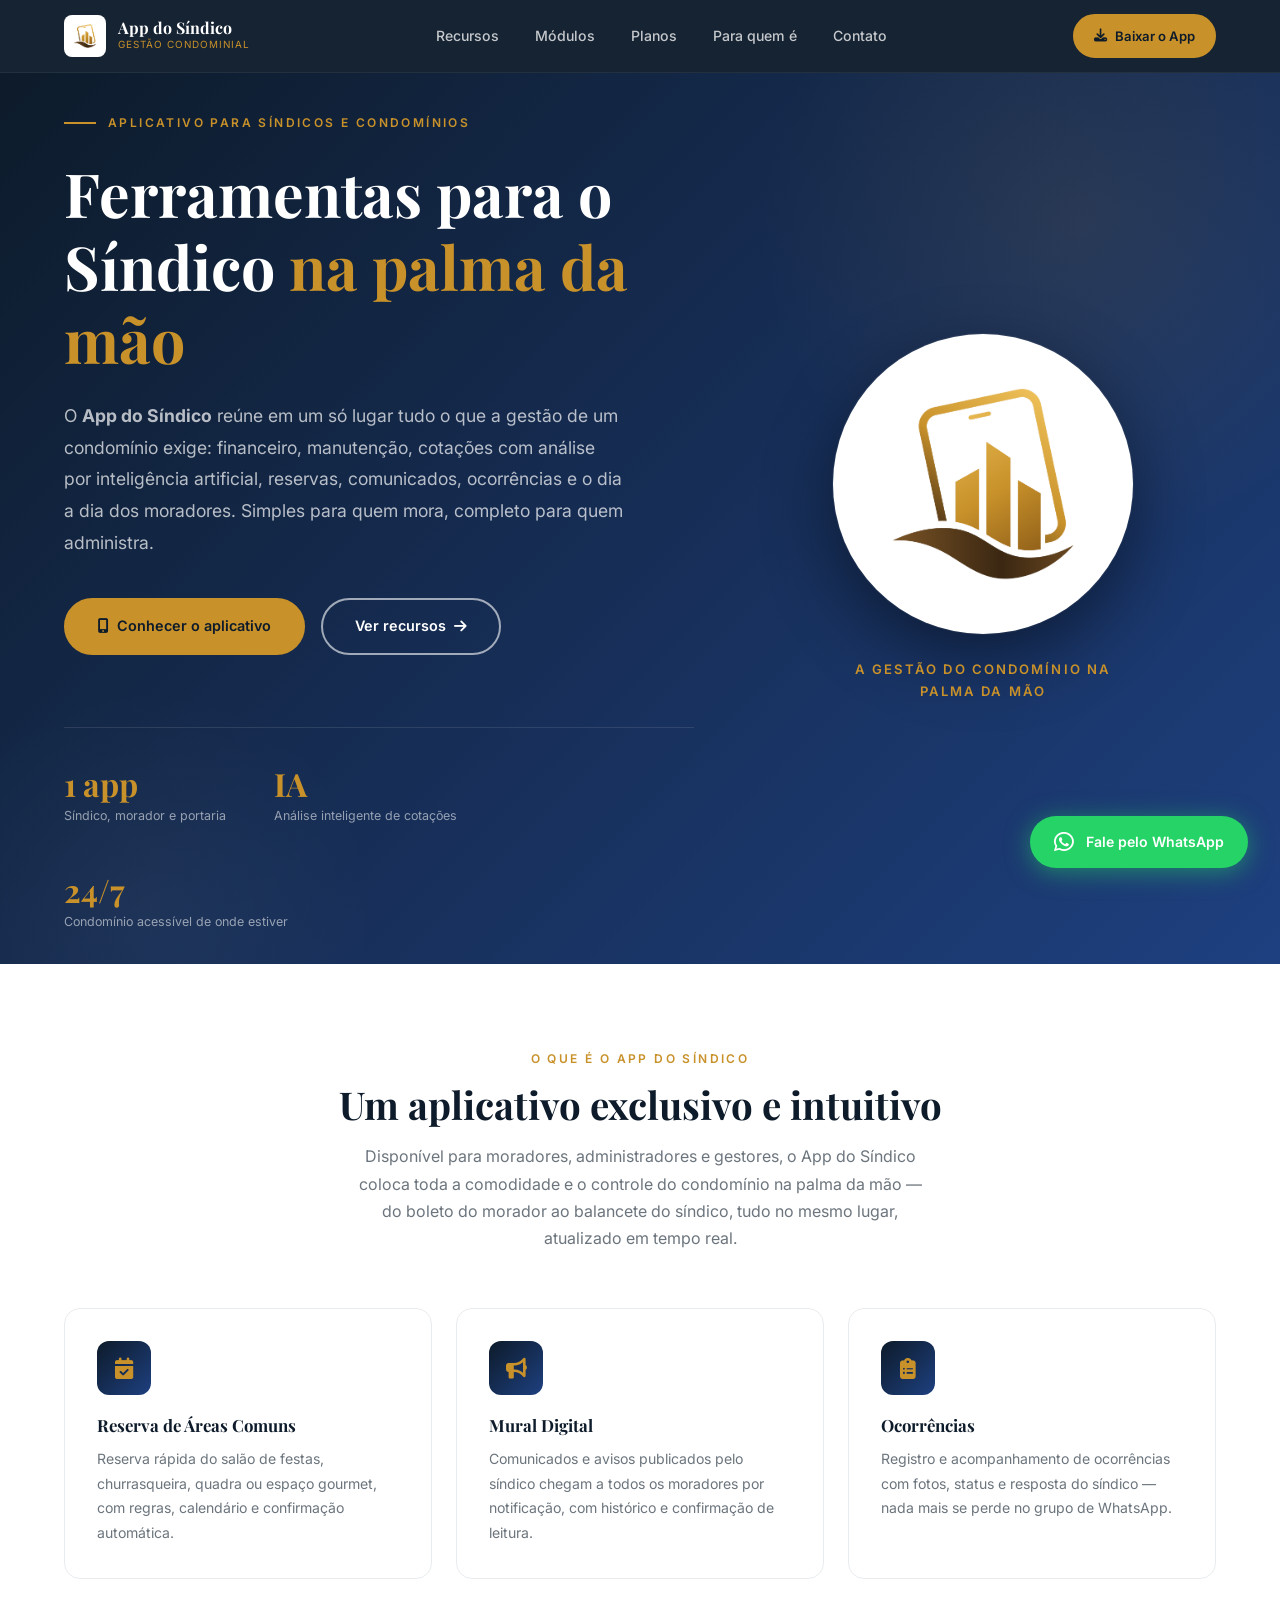
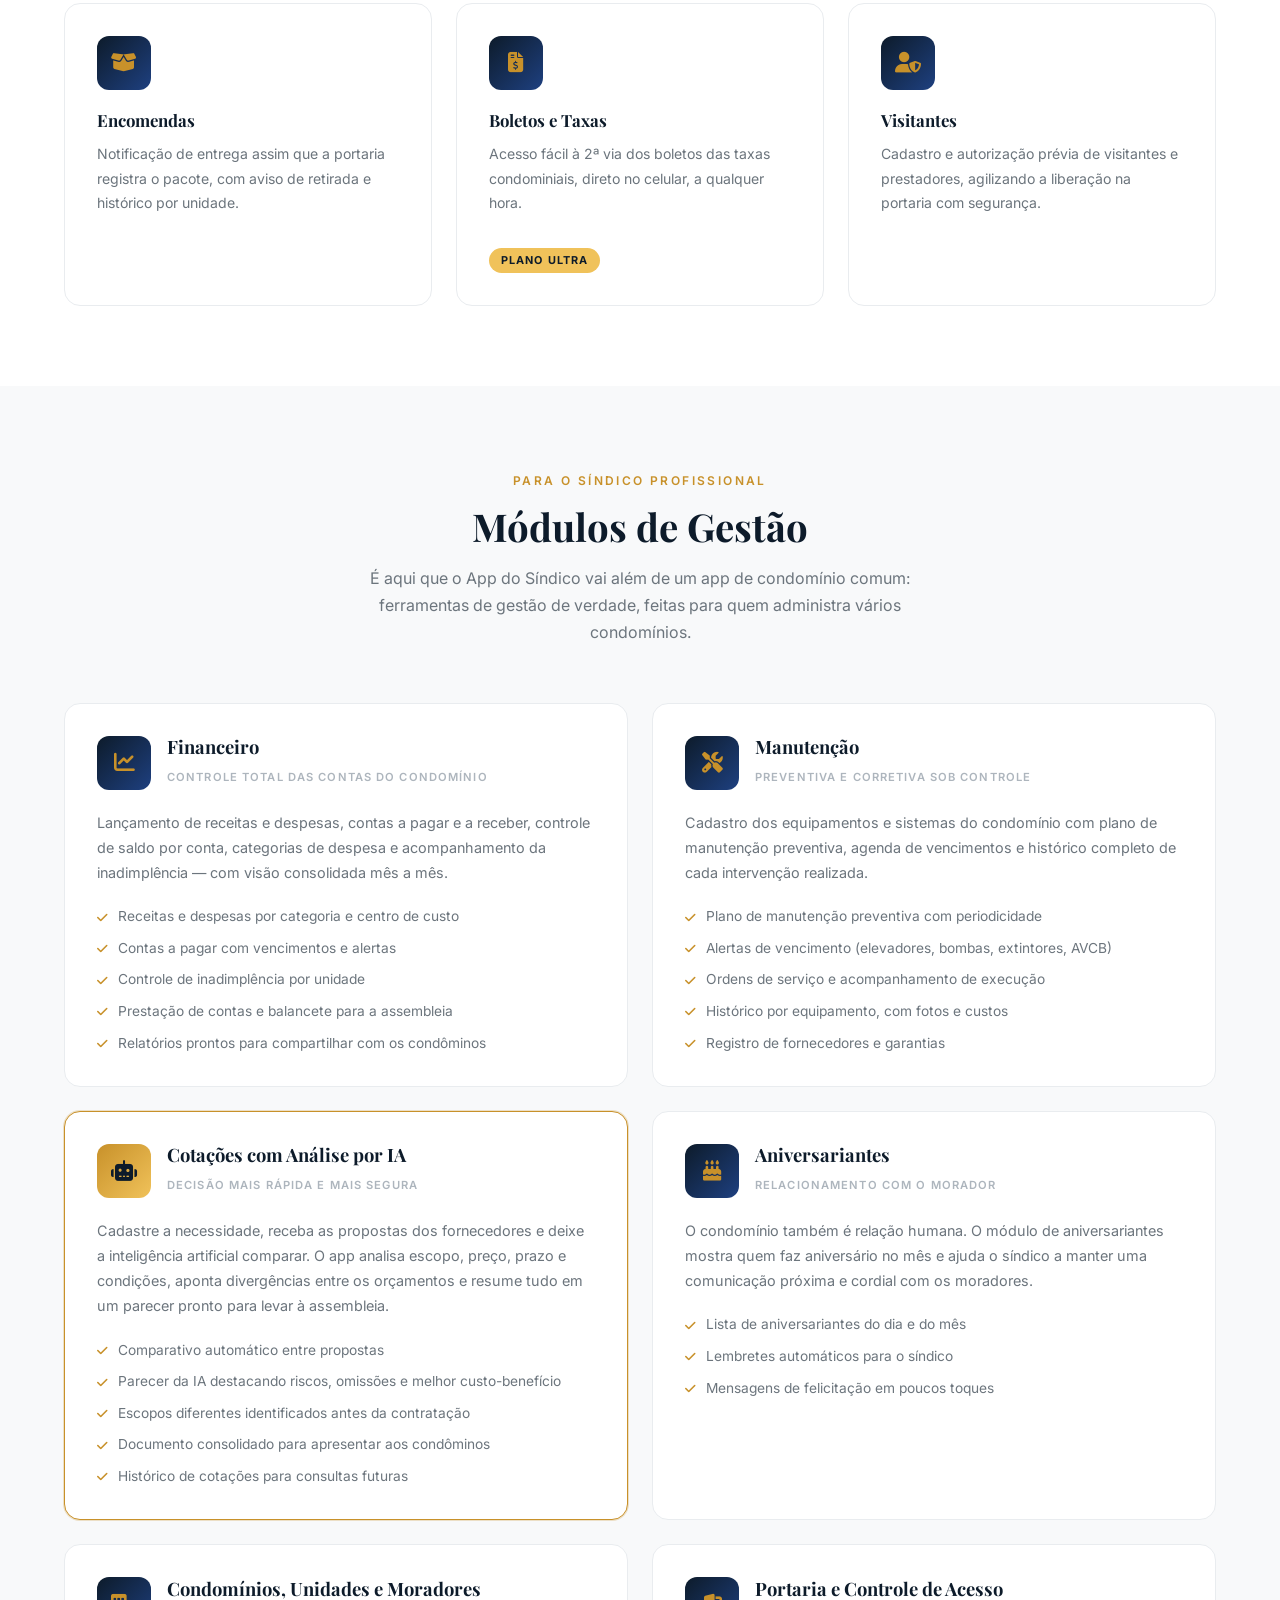
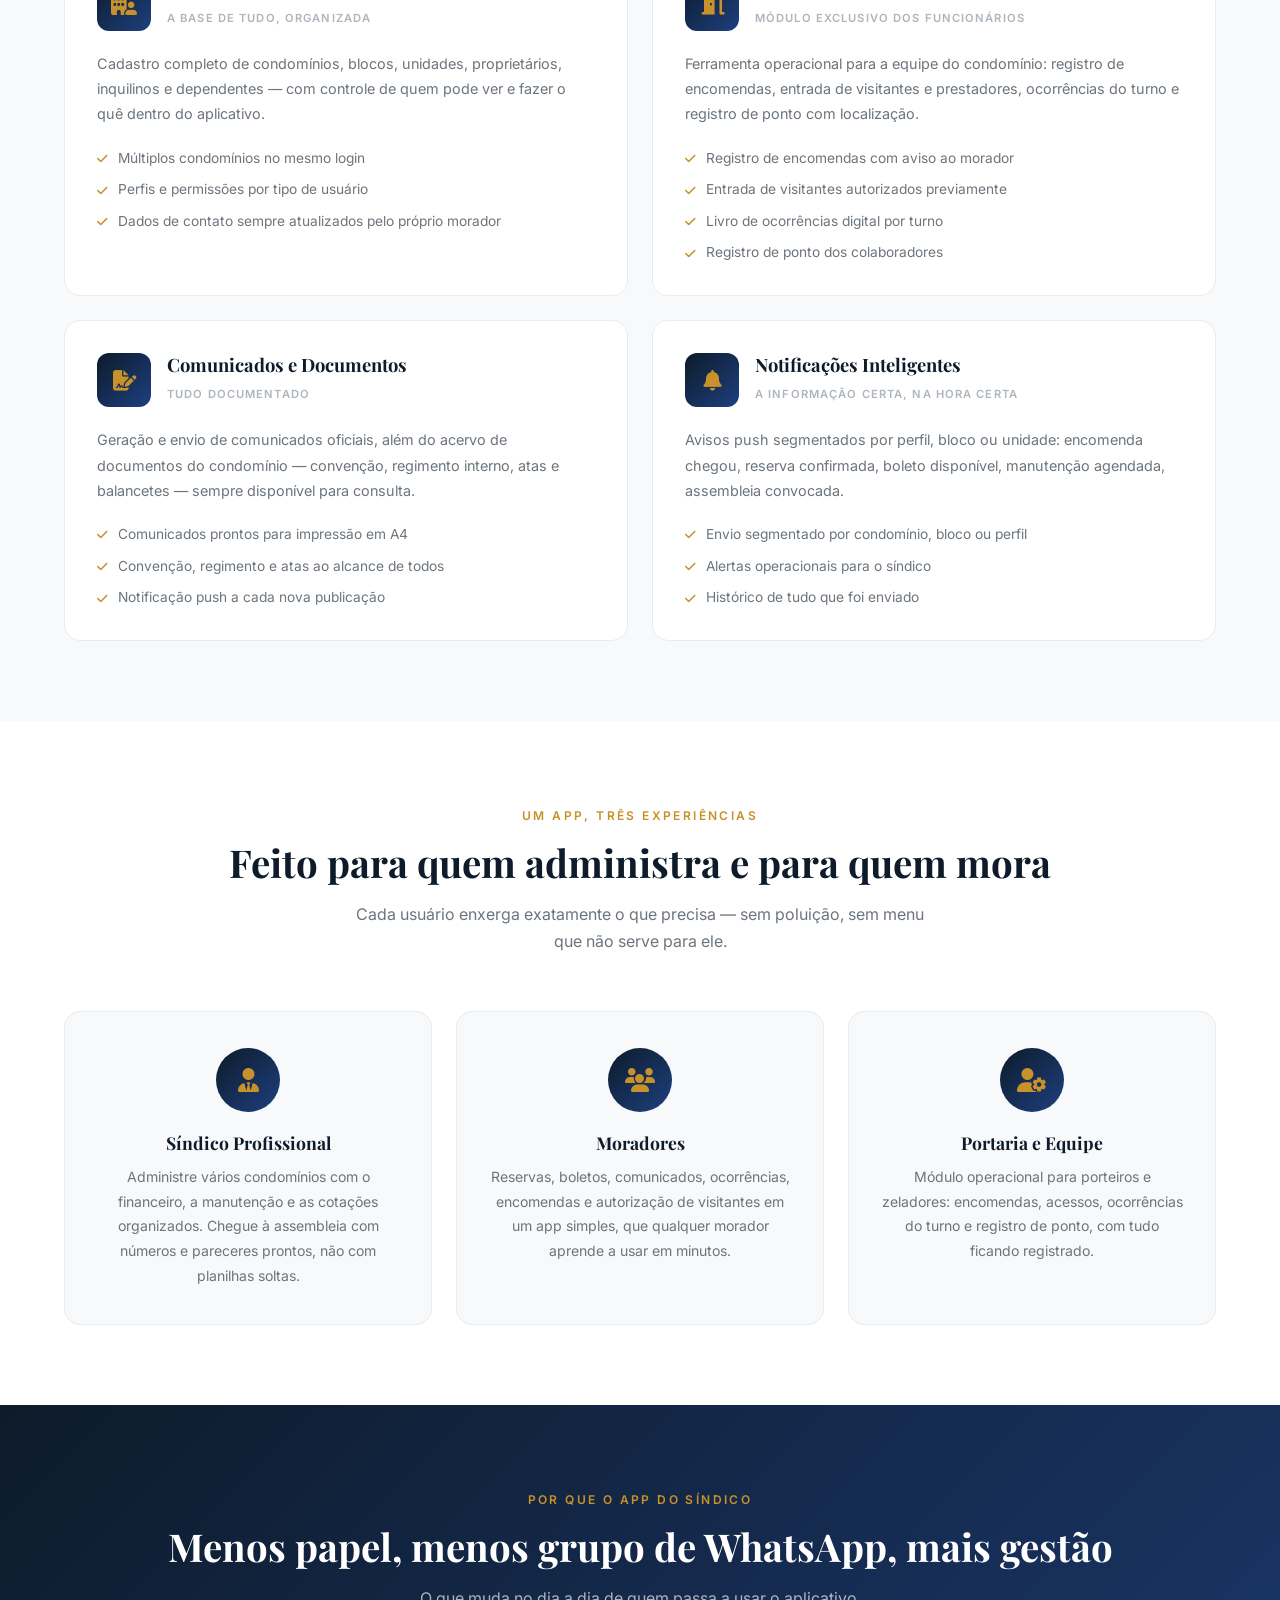
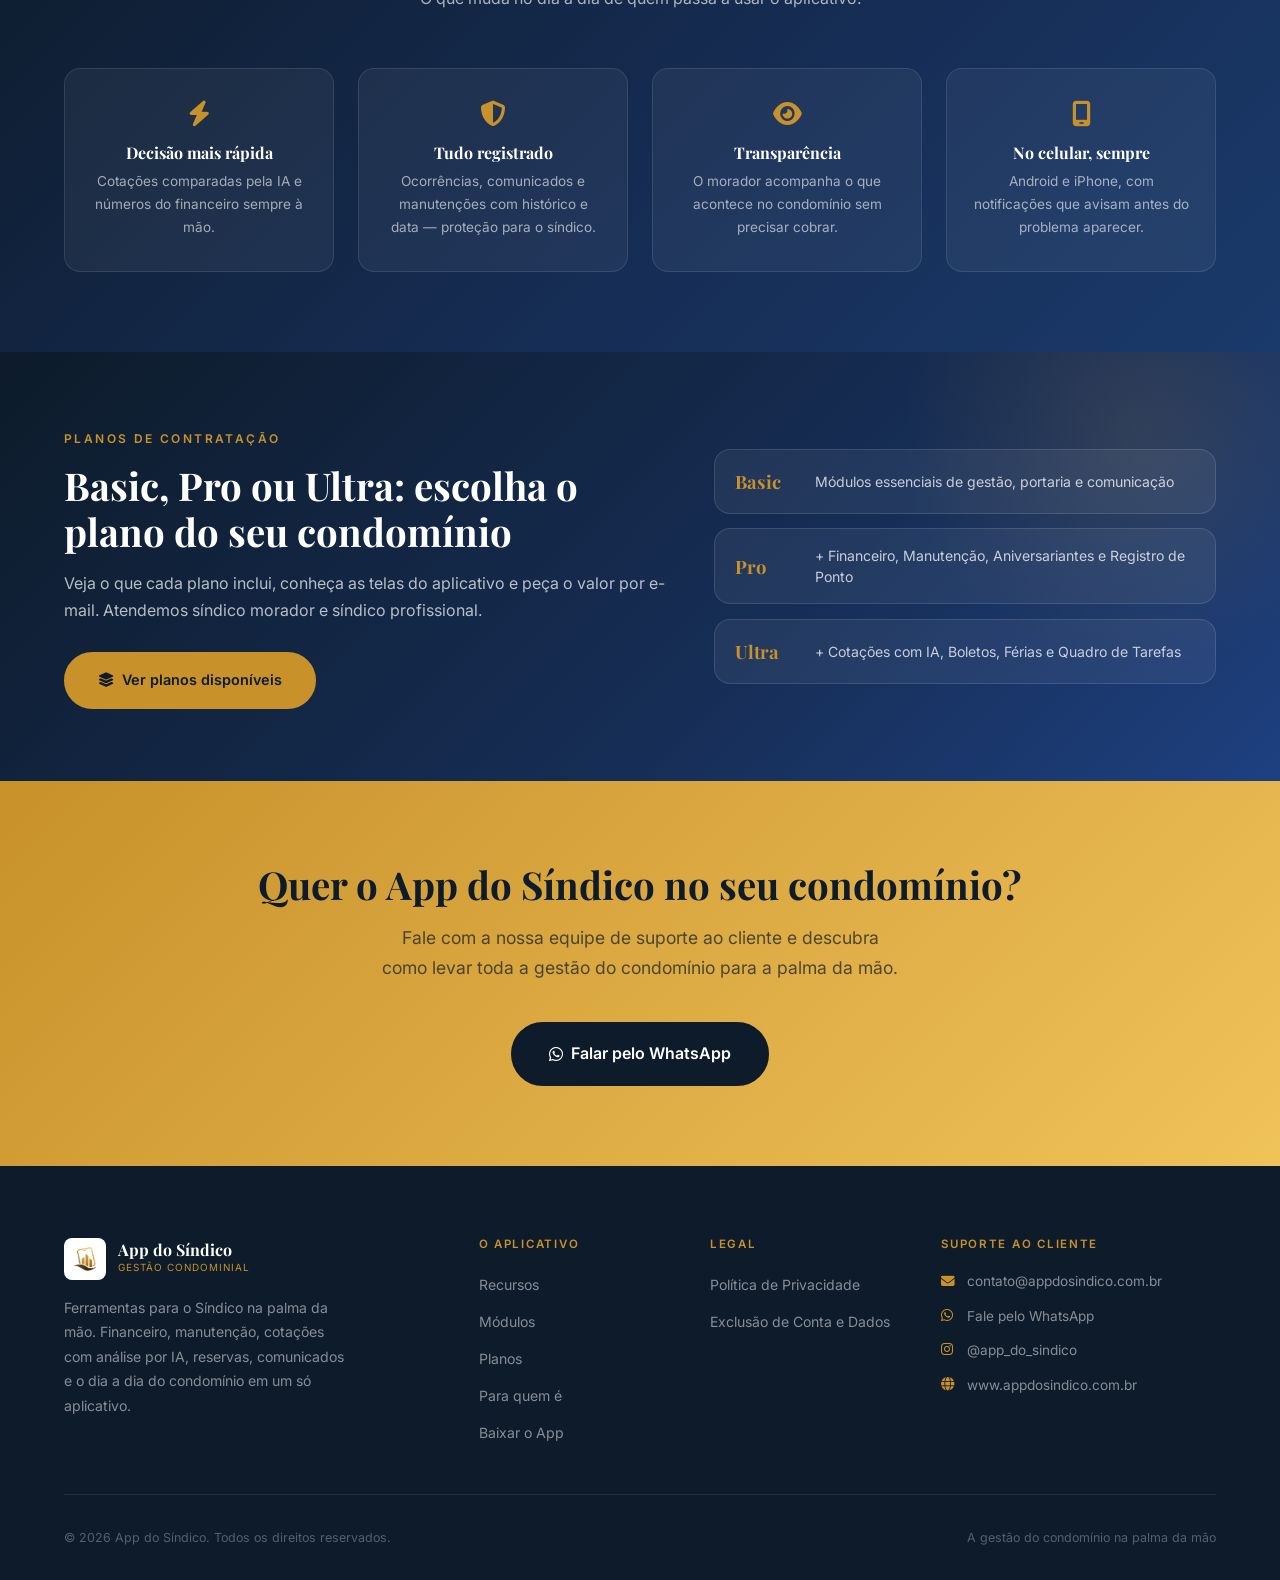
<file: index.html>
<!DOCTYPE html>
<html lang="pt-BR">
<head>
  <meta charset="UTF-8">
  <meta name="viewport" content="width=device-width, initial-scale=1.0">
  <meta name="description" content="App do Síndico — o aplicativo que coloca a gestão do condomínio na palma da mão. Financeiro, manutenção, cotações com análise por IA, reservas, mural, ocorrências e muito mais.">
  <title>App do Síndico | Ferramentas para o Síndico na palma da mão</title>
  <link rel="preconnect" href="https://fonts.googleapis.com">
  <link rel="preconnect" href="https://fonts.gstatic.com" crossorigin>
  <link href="https://fonts.googleapis.com/css2?family=Playfair+Display:wght@400;600;700&family=Inter:wght@300;400;500;600;700&display=swap" rel="stylesheet">
  <link rel="stylesheet" href="https://cdnjs.cloudflare.com/ajax/libs/font-awesome/6.5.0/css/all.min.css">
  <link rel="stylesheet" href="css/style.css">
  <link rel="stylesheet" href="css/planos.css">
  <link rel="icon" type="image/x-icon" href="favicon.ico">
  <link rel="icon" type="image/png" href="images/icone_circular.png">
  <link rel="apple-touch-icon" href="images/icone_circular.png">
</head>
<body>

  <!-- NAVIGATION -->
  <nav class="navbar" role="navigation" aria-label="Menu principal">
    <div class="container">
      <a href="index.html" class="nav-logo" aria-label="App do Síndico - Início">
        <img src="images/icone_circular.png" alt="App do Síndico" class="nav-logo-img">
        <div class="nav-logo-text">
          <span class="nav-logo-name">App do Síndico</span>
          <span class="nav-logo-sub">Gestão Condominial</span>
        </div>
      </a>

      <ul class="nav-links" id="navLinks">
        <li><a href="#recursos">Recursos</a></li>
        <li><a href="#modulos">Módulos</a></li>
        <li><a href="planos.html">Planos</a></li>
        <li><a href="#perfis">Para quem é</a></li>
        <li><a href="#contato">Contato</a></li>
      </ul>

      <div class="nav-actions">
        <a href="qrcode.html" class="btn btn-primary">
          <i class="fas fa-download"></i> Baixar o App
        </a>
        <button class="nav-toggle" id="navToggle" aria-label="Abrir menu" aria-expanded="false">
          <span></span><span></span><span></span>
        </button>
      </div>
    </div>
  </nav>

  <!-- HERO -->
  <section class="hero" id="inicio">
    <div class="container">
      <div class="app-hero-grid">
        <div class="hero-content">
          <p class="hero-eyebrow">Aplicativo para Síndicos e Condomínios</p>
          <h1>Ferramentas para o Síndico <em>na palma da mão</em></h1>
          <p class="hero-lead">
            O <strong>App do Síndico</strong> reúne em um só lugar tudo o que a gestão de um condomínio
            exige: financeiro, manutenção, cotações com análise por inteligência artificial, reservas,
            comunicados, ocorrências e o dia a dia dos moradores. Simples para quem mora, completo para
            quem administra.
          </p>
          <div class="hero-actions">
            <a href="qrcode.html" class="btn btn-primary">
              <i class="fas fa-mobile-alt"></i> Conhecer o aplicativo
            </a>
            <a href="#recursos" class="btn btn-outline">
              Ver recursos <i class="fas fa-arrow-right"></i>
            </a>
          </div>
          <div class="hero-stats">
            <div>
              <span class="hero-stat-number">1 app</span>
              <span class="hero-stat-label">Síndico, morador e portaria</span>
            </div>
            <div>
              <span class="hero-stat-number">IA</span>
              <span class="hero-stat-label">Análise inteligente de cotações</span>
            </div>
            <div>
              <span class="hero-stat-number">24/7</span>
              <span class="hero-stat-label">Condomínio acessível de onde estiver</span>
            </div>
          </div>
        </div>

        <div class="app-hero-visual">
          <div class="app-hero-logo">
            <img src="images/icone_circular.png" alt="Logotipo do App do Síndico">
          </div>
          <span class="app-hero-tag">A gestão do condomínio na palma da mão</span>
        </div>
      </div>
    </div>
  </section>

  <!-- INTRO / O QUE É -->
  <section class="section" id="recursos">
    <div class="container">
      <div class="section-header fade-up">
        <span class="eyebrow">O que é o App do Síndico</span>
        <h2>Um aplicativo exclusivo e intuitivo</h2>
        <p>
          Disponível para moradores, administradores e gestores, o App do Síndico coloca toda a
          comodidade e o controle do condomínio na palma da mão — do boleto do morador ao balancete
          do síndico, tudo no mesmo lugar, atualizado em tempo real.
        </p>
      </div>

      <div class="services-grid">
        <div class="service-card fade-up delay-1">
          <div class="service-icon"><i class="fas fa-calendar-check"></i></div>
          <h3>Reserva de Áreas Comuns</h3>
          <p>Reserva rápida do salão de festas, churrasqueira, quadra ou espaço gourmet, com regras, calendário e confirmação automática.</p>
        </div>
        <div class="service-card fade-up delay-2">
          <div class="service-icon"><i class="fas fa-bullhorn"></i></div>
          <h3>Mural Digital</h3>
          <p>Comunicados e avisos publicados pelo síndico chegam a todos os moradores por notificação, com histórico e confirmação de leitura.</p>
        </div>
        <div class="service-card fade-up delay-3">
          <div class="service-icon"><i class="fas fa-clipboard-list"></i></div>
          <h3>Ocorrências</h3>
          <p>Registro e acompanhamento de ocorrências com fotos, status e resposta do síndico — nada mais se perde no grupo de WhatsApp.</p>
        </div>
        <div class="service-card fade-up delay-4">
          <div class="service-icon"><i class="fas fa-box-open"></i></div>
          <h3>Encomendas</h3>
          <p>Notificação de entrega assim que a portaria registra o pacote, com aviso de retirada e histórico por unidade.</p>
        </div>
        <div class="service-card fade-up delay-5">
          <div class="service-icon"><i class="fas fa-file-invoice-dollar"></i></div>
          <h3>Boletos e Taxas</h3>
          <p>Acesso fácil à 2ª via dos boletos das taxas condominiais, direto no celular, a qualquer hora.</p>
          <a href="planos.html#planos" class="service-plan-tag">Plano Ultra</a>
        </div>
        <div class="service-card fade-up delay-6">
          <div class="service-icon"><i class="fas fa-user-shield"></i></div>
          <h3>Visitantes</h3>
          <p>Cadastro e autorização prévia de visitantes e prestadores, agilizando a liberação na portaria com segurança.</p>
        </div>
      </div>
    </div>
  </section>

  <!-- MÓDULOS DE GESTÃO -->
  <section class="section section-alt" id="modulos">
    <div class="container">
      <div class="section-header fade-up">
        <span class="eyebrow">Para o síndico profissional</span>
        <h2>Módulos de Gestão</h2>
        <p>É aqui que o App do Síndico vai além de um app de condomínio comum: ferramentas de gestão de verdade, feitas para quem administra vários condomínios.</p>
      </div>

      <div class="module-list">

        <article class="module-card fade-up">
          <div class="module-head">
            <div class="module-icon"><i class="fas fa-chart-line"></i></div>
            <div>
              <h3>Financeiro</h3>
              <span class="module-tag">Controle total das contas do condomínio</span>
            </div>
          </div>
          <p>Lançamento de receitas e despesas, contas a pagar e a receber, controle de saldo por conta, categorias de despesa e acompanhamento da inadimplência — com visão consolidada mês a mês.</p>
          <ul class="module-points">
            <li><i class="fas fa-check"></i> Receitas e despesas por categoria e centro de custo</li>
            <li><i class="fas fa-check"></i> Contas a pagar com vencimentos e alertas</li>
            <li><i class="fas fa-check"></i> Controle de inadimplência por unidade</li>
            <li><i class="fas fa-check"></i> Prestação de contas e balancete para a assembleia</li>
            <li><i class="fas fa-check"></i> Relatórios prontos para compartilhar com os condôminos</li>
          </ul>
        </article>

        <article class="module-card fade-up">
          <div class="module-head">
            <div class="module-icon"><i class="fas fa-screwdriver-wrench"></i></div>
            <div>
              <h3>Manutenção</h3>
              <span class="module-tag">Preventiva e corretiva sob controle</span>
            </div>
          </div>
          <p>Cadastro dos equipamentos e sistemas do condomínio com plano de manutenção preventiva, agenda de vencimentos e histórico completo de cada intervenção realizada.</p>
          <ul class="module-points">
            <li><i class="fas fa-check"></i> Plano de manutenção preventiva com periodicidade</li>
            <li><i class="fas fa-check"></i> Alertas de vencimento (elevadores, bombas, extintores, AVCB)</li>
            <li><i class="fas fa-check"></i> Ordens de serviço e acompanhamento de execução</li>
            <li><i class="fas fa-check"></i> Histórico por equipamento, com fotos e custos</li>
            <li><i class="fas fa-check"></i> Registro de fornecedores e garantias</li>
          </ul>
        </article>

        <article class="module-card fade-up highlight">
          <div class="module-head">
            <div class="module-icon"><i class="fas fa-robot"></i></div>
            <div>
              <h3>Cotações com Análise por IA</h3>
              <span class="module-tag">Decisão mais rápida e mais segura</span>
            </div>
          </div>
          <p>Cadastre a necessidade, receba as propostas dos fornecedores e deixe a inteligência artificial comparar. O app analisa escopo, preço, prazo e condições, aponta divergências entre os orçamentos e resume tudo em um parecer pronto para levar à assembleia.</p>
          <ul class="module-points">
            <li><i class="fas fa-check"></i> Comparativo automático entre propostas</li>
            <li><i class="fas fa-check"></i> Parecer da IA destacando riscos, omissões e melhor custo-benefício</li>
            <li><i class="fas fa-check"></i> Escopos diferentes identificados antes da contratação</li>
            <li><i class="fas fa-check"></i> Documento consolidado para apresentar aos condôminos</li>
            <li><i class="fas fa-check"></i> Histórico de cotações para consultas futuras</li>
          </ul>
        </article>

        <article class="module-card fade-up">
          <div class="module-head">
            <div class="module-icon"><i class="fas fa-cake-candles"></i></div>
            <div>
              <h3>Aniversariantes</h3>
              <span class="module-tag">Relacionamento com o morador</span>
            </div>
          </div>
          <p>O condomínio também é relação humana. O módulo de aniversariantes mostra quem faz aniversário no mês e ajuda o síndico a manter uma comunicação próxima e cordial com os moradores.</p>
          <ul class="module-points">
            <li><i class="fas fa-check"></i> Lista de aniversariantes do dia e do mês</li>
            <li><i class="fas fa-check"></i> Lembretes automáticos para o síndico</li>
            <li><i class="fas fa-check"></i> Mensagens de felicitação em poucos toques</li>
          </ul>
        </article>

        <article class="module-card fade-up">
          <div class="module-head">
            <div class="module-icon"><i class="fas fa-building-user"></i></div>
            <div>
              <h3>Condomínios, Unidades e Moradores</h3>
              <span class="module-tag">A base de tudo, organizada</span>
            </div>
          </div>
          <p>Cadastro completo de condomínios, blocos, unidades, proprietários, inquilinos e dependentes — com controle de quem pode ver e fazer o quê dentro do aplicativo.</p>
          <ul class="module-points">
            <li><i class="fas fa-check"></i> Múltiplos condomínios no mesmo login</li>
            <li><i class="fas fa-check"></i> Perfis e permissões por tipo de usuário</li>
            <li><i class="fas fa-check"></i> Dados de contato sempre atualizados pelo próprio morador</li>
          </ul>
        </article>

        <article class="module-card fade-up">
          <div class="module-head">
            <div class="module-icon"><i class="fas fa-door-open"></i></div>
            <div>
              <h3>Portaria e Controle de Acesso</h3>
              <span class="module-tag">Módulo exclusivo dos funcionários</span>
            </div>
          </div>
          <p>Ferramenta operacional para a equipe do condomínio: registro de encomendas, entrada de visitantes e prestadores, ocorrências do turno e registro de ponto com localização.</p>
          <ul class="module-points">
            <li><i class="fas fa-check"></i> Registro de encomendas com aviso ao morador</li>
            <li><i class="fas fa-check"></i> Entrada de visitantes autorizados previamente</li>
            <li><i class="fas fa-check"></i> Livro de ocorrências digital por turno</li>
            <li><i class="fas fa-check"></i> Registro de ponto dos colaboradores</li>
          </ul>
        </article>

        <article class="module-card fade-up">
          <div class="module-head">
            <div class="module-icon"><i class="fas fa-file-signature"></i></div>
            <div>
              <h3>Comunicados e Documentos</h3>
              <span class="module-tag">Tudo documentado</span>
            </div>
          </div>
          <p>Geração e envio de comunicados oficiais, além do acervo de documentos do condomínio — convenção, regimento interno, atas e balancetes — sempre disponível para consulta.</p>
          <ul class="module-points">
            <li><i class="fas fa-check"></i> Comunicados prontos para impressão em A4</li>
            <li><i class="fas fa-check"></i> Convenção, regimento e atas ao alcance de todos</li>
            <li><i class="fas fa-check"></i> Notificação push a cada nova publicação</li>
          </ul>
        </article>

        <article class="module-card fade-up">
          <div class="module-head">
            <div class="module-icon"><i class="fas fa-bell"></i></div>
            <div>
              <h3>Notificações Inteligentes</h3>
              <span class="module-tag">A informação certa, na hora certa</span>
            </div>
          </div>
          <p>Avisos push segmentados por perfil, bloco ou unidade: encomenda chegou, reserva confirmada, boleto disponível, manutenção agendada, assembleia convocada.</p>
          <ul class="module-points">
            <li><i class="fas fa-check"></i> Envio segmentado por condomínio, bloco ou perfil</li>
            <li><i class="fas fa-check"></i> Alertas operacionais para o síndico</li>
            <li><i class="fas fa-check"></i> Histórico de tudo que foi enviado</li>
          </ul>
        </article>

      </div>
    </div>
  </section>

  <!-- PARA QUEM É -->
  <section class="section" id="perfis">
    <div class="container">
      <div class="section-header fade-up">
        <span class="eyebrow">Um app, três experiências</span>
        <h2>Feito para quem administra e para quem mora</h2>
        <p>Cada usuário enxerga exatamente o que precisa — sem poluição, sem menu que não serve para ele.</p>
      </div>

      <div class="profile-cards">
        <div class="profile-card fade-up delay-1">
          <div class="profile-card-icon"><i class="fas fa-user-tie"></i></div>
          <h3>Síndico Profissional</h3>
          <p>Administre vários condomínios com o financeiro, a manutenção e as cotações organizados. Chegue à assembleia com números e pareceres prontos, não com planilhas soltas.</p>
        </div>
        <div class="profile-card fade-up delay-2">
          <div class="profile-card-icon"><i class="fas fa-users"></i></div>
          <h3>Moradores</h3>
          <p>Reservas, boletos, comunicados, ocorrências, encomendas e autorização de visitantes em um app simples, que qualquer morador aprende a usar em minutos.</p>
        </div>
        <div class="profile-card fade-up delay-3">
          <div class="profile-card-icon"><i class="fas fa-user-gear"></i></div>
          <h3>Portaria e Equipe</h3>
          <p>Módulo operacional para porteiros e zeladores: encomendas, acessos, ocorrências do turno e registro de ponto, com tudo ficando registrado.</p>
        </div>
      </div>
    </div>
  </section>

  <!-- POR QUE -->
  <section class="pillars-section" id="diferenciais">
    <div class="container">
      <div class="section-header fade-up">
        <span class="eyebrow">Por que o App do Síndico</span>
        <h2 style="color: white;">Menos papel, menos grupo de WhatsApp, mais gestão</h2>
        <p>O que muda no dia a dia de quem passa a usar o aplicativo.</p>
      </div>

      <div class="why-grid">
        <div class="why-item fade-up delay-1">
          <i class="fas fa-bolt"></i>
          <h4>Decisão mais rápida</h4>
          <p>Cotações comparadas pela IA e números do financeiro sempre à mão.</p>
        </div>
        <div class="why-item fade-up delay-2">
          <i class="fas fa-shield-halved"></i>
          <h4>Tudo registrado</h4>
          <p>Ocorrências, comunicados e manutenções com histórico e data — proteção para o síndico.</p>
        </div>
        <div class="why-item fade-up delay-3">
          <i class="fas fa-eye"></i>
          <h4>Transparência</h4>
          <p>O morador acompanha o que acontece no condomínio sem precisar cobrar.</p>
        </div>
        <div class="why-item fade-up delay-4">
          <i class="fas fa-mobile-screen"></i>
          <h4>No celular, sempre</h4>
          <p>Android e iPhone, com notificações que avisam antes do problema aparecer.</p>
        </div>
      </div>
    </div>
  </section>

  <!-- PLANOS (chamada) -->
  <section class="plans-teaser" id="planos">
    <div class="container">
      <div class="plans-teaser-inner">
        <div class="fade-up">
          <span class="eyebrow">Planos de contratação</span>
          <h2>Basic, Pro ou Ultra: escolha o plano do seu condomínio</h2>
          <p>Veja o que cada plano inclui, conheça as telas do aplicativo e peça o valor por e-mail. Atendemos síndico morador e síndico profissional.</p>
          <a href="planos.html" class="btn btn-primary">
            <i class="fas fa-layer-group"></i> Ver planos disponíveis
          </a>
        </div>
        <div class="plans-teaser-chips fade-up delay-2">
          <a href="planos.html#planos" class="plans-teaser-chip">
            <strong>Basic</strong>
            <span>Módulos essenciais de gestão, portaria e comunicação</span>
          </a>
          <a href="planos.html#planos" class="plans-teaser-chip">
            <strong>Pro</strong>
            <span>+ Financeiro, Manutenção, Aniversariantes e Registro de Ponto</span>
          </a>
          <a href="planos.html#planos" class="plans-teaser-chip">
            <strong>Ultra</strong>
            <span>+ Cotações com IA, Boletos, Férias e Quadro de Tarefas</span>
          </a>
        </div>
      </div>
    </div>
  </section>

  <!-- CTA BAND -->
  <section class="cta-band" id="contato">
    <div class="container">
      <div class="fade-up">
        <h2>Quer o App do Síndico no seu condomínio?</h2>
        <p>Fale com a nossa equipe de suporte ao cliente e descubra como levar toda a gestão do condomínio para a palma da mão.</p>
        <a href="https://wa.me/5571992071319" class="btn btn-dark" target="_blank" rel="noopener noreferrer" style="font-size: 1rem; padding: 1rem 2.25rem;">
          <i class="fab fa-whatsapp"></i> Falar pelo WhatsApp
        </a>
      </div>
    </div>
  </section>

  <!-- FOOTER -->
  <footer class="footer">
    <div class="container">
      <div class="footer-grid">
        <div class="footer-brand">
          <a href="index.html" class="nav-logo">
            <img src="images/icone_circular.png" alt="App do Síndico" class="nav-logo-img">
            <div class="nav-logo-text">
              <span class="nav-logo-name">App do Síndico</span>
              <span class="nav-logo-sub">Gestão Condominial</span>
            </div>
          </a>
          <p>Ferramentas para o Síndico na palma da mão. Financeiro, manutenção, cotações com análise por IA, reservas, comunicados e o dia a dia do condomínio em um só aplicativo.</p>
        </div>
        <div class="footer-col">
          <h4>O Aplicativo</h4>
          <ul class="footer-links">
            <li><a href="#recursos">Recursos</a></li>
            <li><a href="#modulos">Módulos</a></li>
            <li><a href="planos.html">Planos</a></li>
            <li><a href="#perfis">Para quem é</a></li>
            <li><a href="qrcode.html">Baixar o App</a></li>
          </ul>
        </div>
        <div class="footer-col">
          <h4>Legal</h4>
          <ul class="footer-links">
            <li><a href="politica.html">Política de Privacidade</a></li>
            <li><a href="exclusaodados.html">Exclusão de Conta e Dados</a></li>
          </ul>
        </div>
        <div class="footer-col">
          <h4>Suporte ao Cliente</h4>
          <div class="footer-contact-item">
            <i class="fas fa-envelope"></i>
            <a href="mailto:contato@appdosindico.com.br">contato@appdosindico.com.br</a>
          </div>
          <div class="footer-contact-item">
            <i class="fab fa-whatsapp"></i>
            <a href="https://wa.me/5571992071319" target="_blank" rel="noopener noreferrer">Fale pelo WhatsApp</a>
          </div>
          <div class="footer-contact-item">
            <i class="fab fa-instagram"></i>
            <a href="https://www.instagram.com/app_do_sindico" target="_blank" rel="noopener noreferrer">@app_do_sindico</a>
          </div>
          <div class="footer-contact-item">
            <i class="fas fa-globe"></i>
            <a href="https://www.appdosindico.com.br">www.appdosindico.com.br</a>
          </div>
        </div>
      </div>
      <div class="footer-bottom">
        <p>&copy; 2026 App do Síndico. Todos os direitos reservados.</p>
        <p>A gestão do condomínio na palma da mão</p>
      </div>
    </div>
  </footer>

  <!-- WhatsApp Float -->
  <a href="https://wa.me/5571992071319" class="whatsapp-float" target="_blank" rel="noopener noreferrer" aria-label="Conversar pelo WhatsApp">
    <i class="fab fa-whatsapp"></i>
    <span>Fale pelo WhatsApp</span>
  </a>

  <script src="js/main.js"></script>
</body>
</html>
</file>
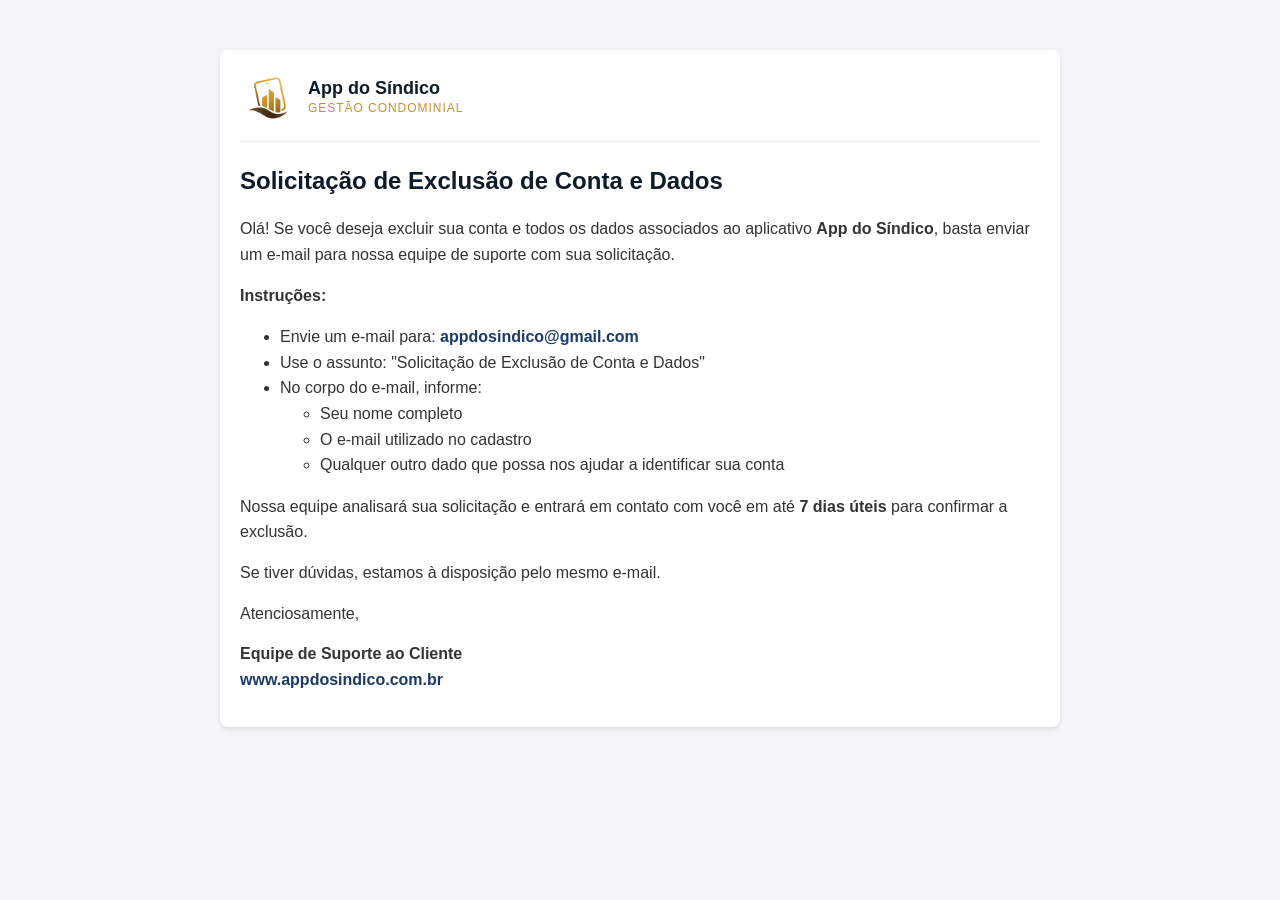
<file: exclusaodados.html>
<!DOCTYPE html>
<html lang="pt-BR">
<head>
    <meta charset="UTF-8">
    <meta name="viewport" content="width=device-width, initial-scale=1.0">
    <title>Solicitação de Exclusão de Conta e Dados | App do Síndico</title>
    <link rel="icon" type="image/x-icon" href="favicon.ico">
    <link rel="icon" type="image/png" href="images/icone_circular.png">
    <style>
        body {
            font-family: Arial, sans-serif;
            line-height: 1.6;
            margin: 0;
            padding: 0;
            background-color: #f4f4f9;
            color: #333;
        }
        .container {
            max-width: 800px;
            margin: 50px auto;
            padding: 20px;
            background: #fff;
            border-radius: 8px;
            box-shadow: 0 2px 5px rgba(0, 0, 0, 0.1);
        }
        .brand {
            display: flex;
            align-items: center;
            gap: 12px;
            padding-bottom: 15px;
            margin-bottom: 20px;
            border-bottom: 1px solid #e9ecef;
        }
        .brand img {
            width: 56px;
            height: 56px;
            object-fit: contain;
        }
        .brand-name {
            font-size: 18px;
            font-weight: bold;
            color: #0d1b2a;
            line-height: 1.2;
        }
        .brand-sub {
            font-size: 12px;
            letter-spacing: 0.08em;
            text-transform: uppercase;
            color: #c8912a;
        }
        h1 {
            font-size: 24px;
            color: #0d1b2a;
        }
        p {
            margin: 15px 0;
        }
        .email-link {
            color: #1a3a6b;
            text-decoration: none;
            font-weight: bold;
        }
        .email-link:hover {
            text-decoration: underline;
        }
    </style>
</head>
<body>
    <div class="container">
        <div class="brand">
            <img src="images/icone_circular.png" alt="App do Síndico">
            <div>
                <div class="brand-name">App do Síndico</div>
                <div class="brand-sub">Gestão Condominial</div>
            </div>
        </div>

        <h1>Solicitação de Exclusão de Conta e Dados</h1>
        <p>Olá! Se você deseja excluir sua conta e todos os dados associados ao aplicativo <strong>App do Síndico</strong>, basta enviar um e-mail para nossa equipe de suporte com sua solicitação.</p>
        <p><strong>Instruções:</strong></p>
        <ul>
            <li>Envie um e-mail para: <a href="mailto:appdosindico@gmail.com" class="email-link">appdosindico@gmail.com</a></li>
            <li>Use o assunto: "Solicitação de Exclusão de Conta e Dados"</li>
            <li>No corpo do e-mail, informe:
                <ul>
                    <li>Seu nome completo</li>
                    <li>O e-mail utilizado no cadastro</li>
                    <li>Qualquer outro dado que possa nos ajudar a identificar sua conta</li>
                </ul>
            </li>
        </ul>
        <p>Nossa equipe analisará sua solicitação e entrará em contato com você em até <strong>7 dias úteis</strong> para confirmar a exclusão.</p>
        <p>Se tiver dúvidas, estamos à disposição pelo mesmo e-mail.</p>
        <p>Atenciosamente,</p>
        <p><strong>Equipe de Suporte ao Cliente</strong><br>
        <a href="https://www.appdosindico.com.br" class="email-link">www.appdosindico.com.br</a></p>
    </div>
</body>
</html>
</file>
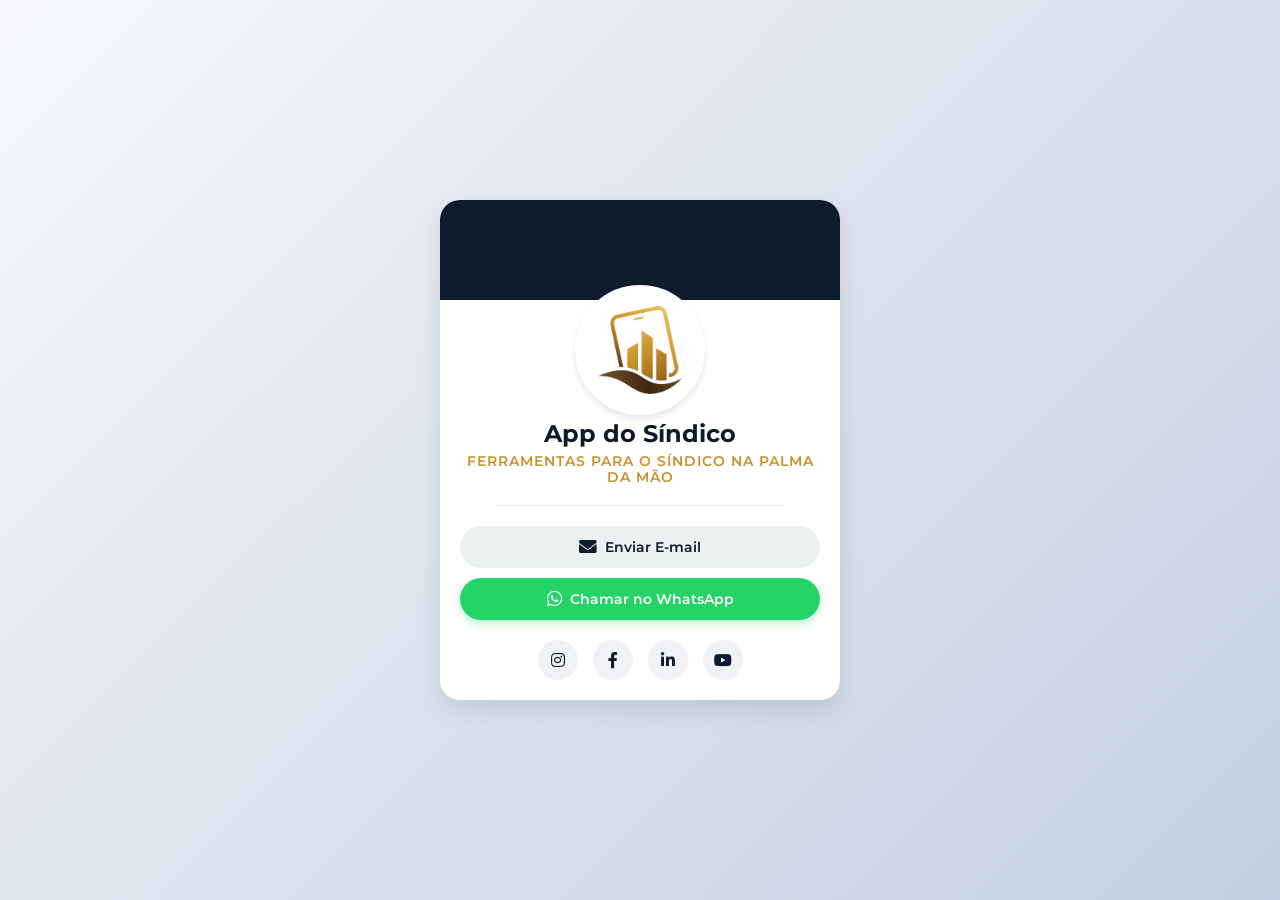
<file: phone.html>
<!DOCTYPE html>
<html lang="pt-br">
<head>
    <meta charset="utf-8">
    <meta name="viewport" content="width=device-width, initial-scale=1">
    <title>App do Síndico - Contato</title>

    <link rel="icon" type="image/x-icon" href="favicon.ico">
    <link rel="icon" type="image/png" href="images/icone_circular.png">
    <link href="https://fonts.googleapis.com/css?family=Montserrat:400,600,700&display=swap" rel="stylesheet">
    <link rel="stylesheet" href="https://cdnjs.cloudflare.com/ajax/libs/font-awesome/5.15.4/css/all.min.css">

    <style>
        /* Reset básico para garantir consistência */
        * {
            box-sizing: border-box;
            margin: 0;
            padding: 0;
        }

        body {
            font-family: 'Montserrat', sans-serif;
            background: linear-gradient(135deg, #f5f7fa 0%, #c3cfe2 100%); /* Fundo elegante */
            min-height: 100vh;
            display: flex;
            justify-content: center;
            align-items: center;
            padding: 20px;
            color: #333;
        }

        /* O Cartão Principal */
        .vcard-body {
            background-color: #ffffff;
            width: 100%;
            max-width: 400px; /* Limite de largura para parecer um app */
            border-radius: 20px;
            box-shadow: 0 10px 25px rgba(0,0,0,0.1);
            overflow: hidden;
            text-align: center;
            padding-bottom: 20px;
            position: relative;
        }

        /* Área do Topo e Logo */
        .vcard-header {
            background-color: #0d1b2a; /* Cor da marca */
            height: 100px;
            margin-bottom: 60px; /* Espaço para a logo sobrepor */
        }

        .vcard-logo-wrap {
            margin-top: -75px; /* Puxa a logo para cima */
        }

        .brand-logo {
            width: 130px;
            height: 130px;
            border-radius: 50%;
            border: 5px solid #fff;
            background-color: #fff;
            object-fit: contain;
            box-shadow: 0 4px 6px rgba(0,0,0,0.1);
            display: inline-block;
        }

        /* Textos */
        .vcard-profile-description {
            padding: 0 20px;
        }

        .profile-title {
            font-size: 1.5rem;
            font-weight: 700;
            margin-bottom: 5px;
            color: #0d1b2a;
        }

        .profile-subtitle {
            font-size: 0.85rem;
            color: #c8912a;
            font-weight: 600;
            margin-bottom: 15px;
            text-transform: uppercase;
            letter-spacing: 1px;
        }

        hr {
            border: 0;
            height: 1px;
            background: #eee;
            margin: 20px auto;
            width: 80%;
        }

        /* Botões de Contato */
        .contact-buttons {
            display: flex;
            flex-direction: column;
            gap: 10px;
            margin-bottom: 20px;
        }

        .btn-contact {
            display: flex;
            align-items: center;
            justify-content: center;
            text-decoration: none;
            padding: 12px;
            border-radius: 50px;
            font-size: 0.9rem;
            font-weight: 600;
            transition: transform 0.2s;
        }

        .btn-contact:active {
            transform: scale(0.98);
        }

        .btn-email {
            background-color: #ecf0f1;
            color: #0d1b2a;
        }

        .btn-whatsapp {
            background-color: #25D366;
            color: #fff;
            box-shadow: 0 4px 10px rgba(37, 211, 102, 0.3);
        }

        .btn-contact i {
            margin-right: 8px;
            font-size: 1.1rem;
        }

        /* Rodapé com Ícones Sociais (ainda sem links ativos) */
        .vcard-footer {
            margin-top: 20px;
            display: flex;
            justify-content: center;
            gap: 15px;
        }

        .footer-icon {
            width: 40px;
            height: 40px;
            display: flex;
            align-items: center;
            justify-content: center;
            background-color: #f1f2f6;
            color: #0d1b2a;
            border-radius: 50%;
            cursor: default;
        }

    </style>
</head>
<body>

    <section class="vcard-body">

        <div class="vcard-header"></div>

        <div class="vcard-logo-wrap">
            <img src="images/icone_circular.png" class="brand-logo" alt="App do Síndico">
        </div>

        <div class="vcard-profile-description">
            <h1 class="profile-title">App do Síndico</h1>
            <h2 class="profile-subtitle">Ferramentas para o Síndico na palma da mão</h2>

            <hr />

            <div class="contact-buttons">
                <a href="mailto:appdosindico@gmail.com" class="btn-contact btn-email">
                    <i class="fas fa-envelope"></i> Enviar E-mail
                </a>

                <a href="https://wa.me/5571992071319" target="_blank" rel="noopener noreferrer" class="btn-contact btn-whatsapp">
                    <i class="fab fa-whatsapp"></i> Chamar no WhatsApp
                </a>
            </div>
        </div>

        <div class="vcard-footer">
            <span class="footer-icon"><i class="fab fa-instagram"></i></span>
            <span class="footer-icon"><i class="fab fa-facebook-f"></i></span>
            <span class="footer-icon"><i class="fab fa-linkedin-in"></i></span>
            <span class="footer-icon"><i class="fab fa-youtube"></i></span>
        </div>

    </section>

</body>
</html>
</file>
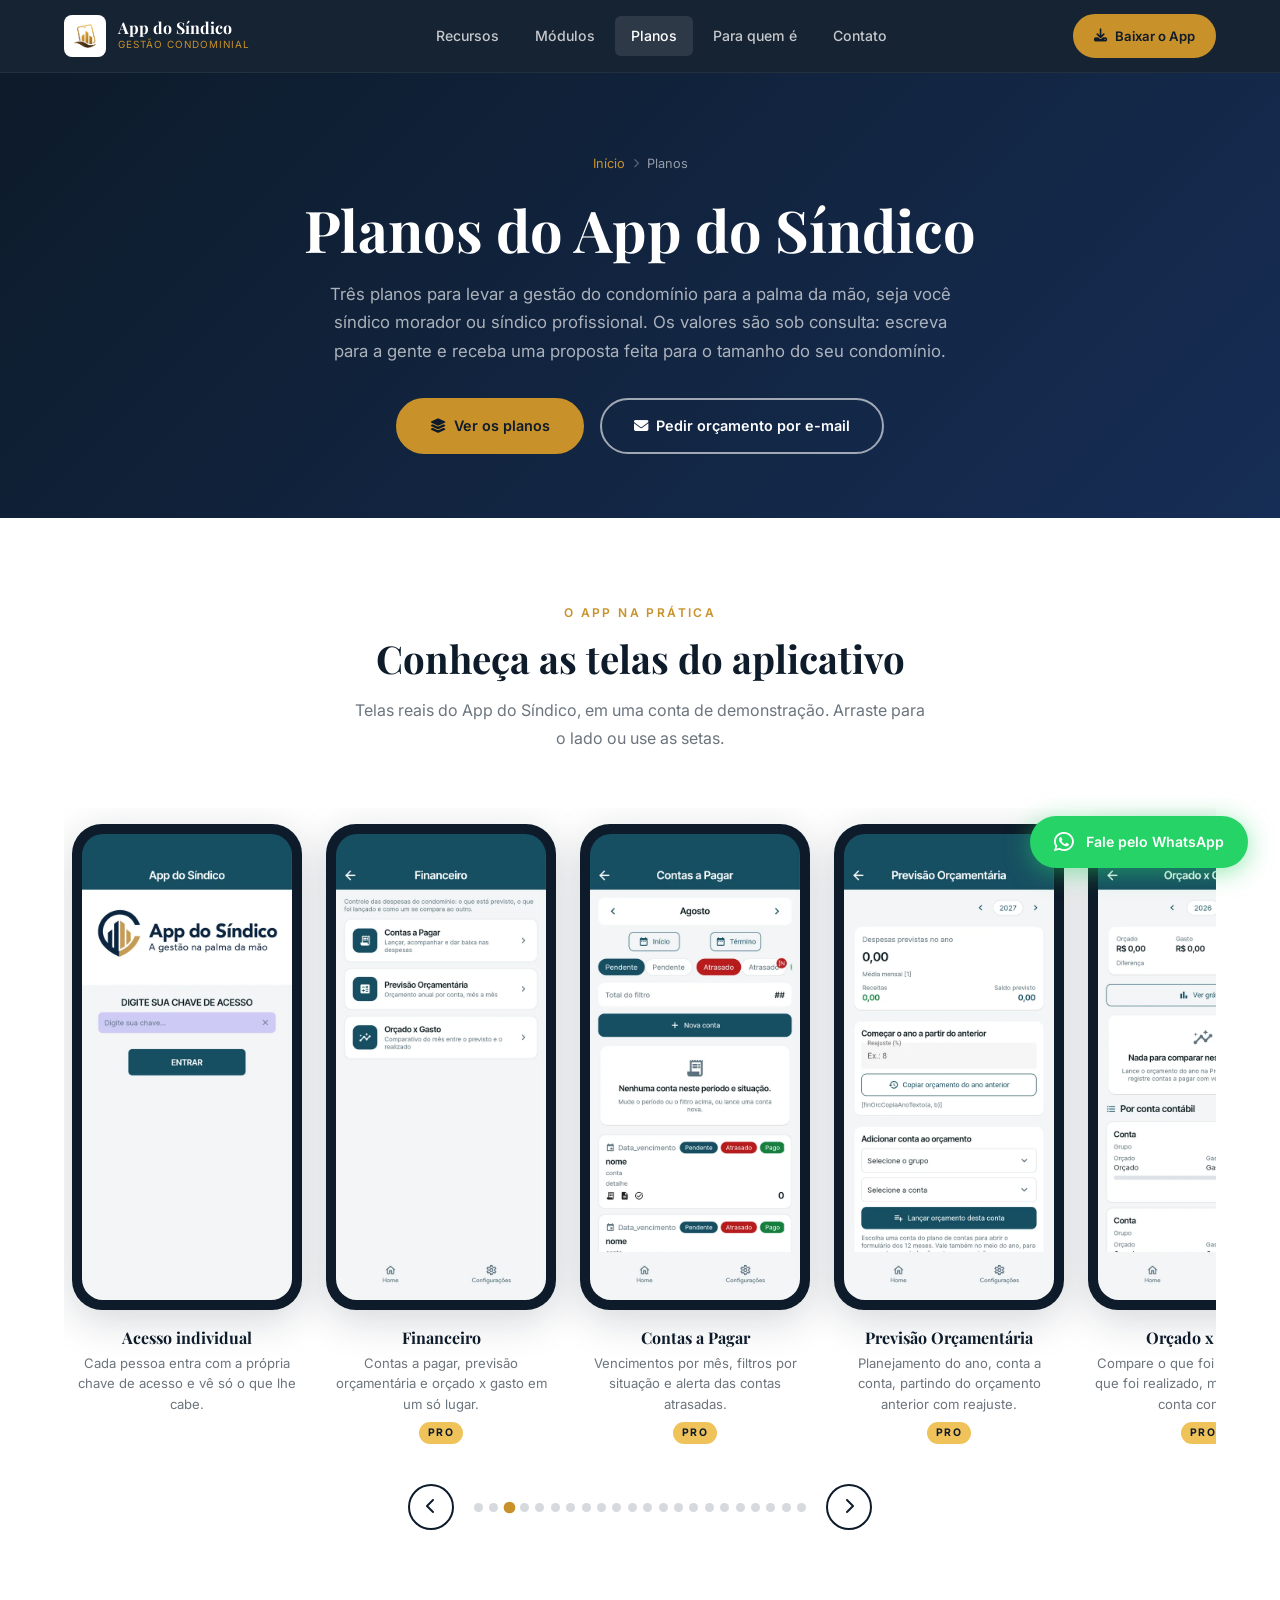
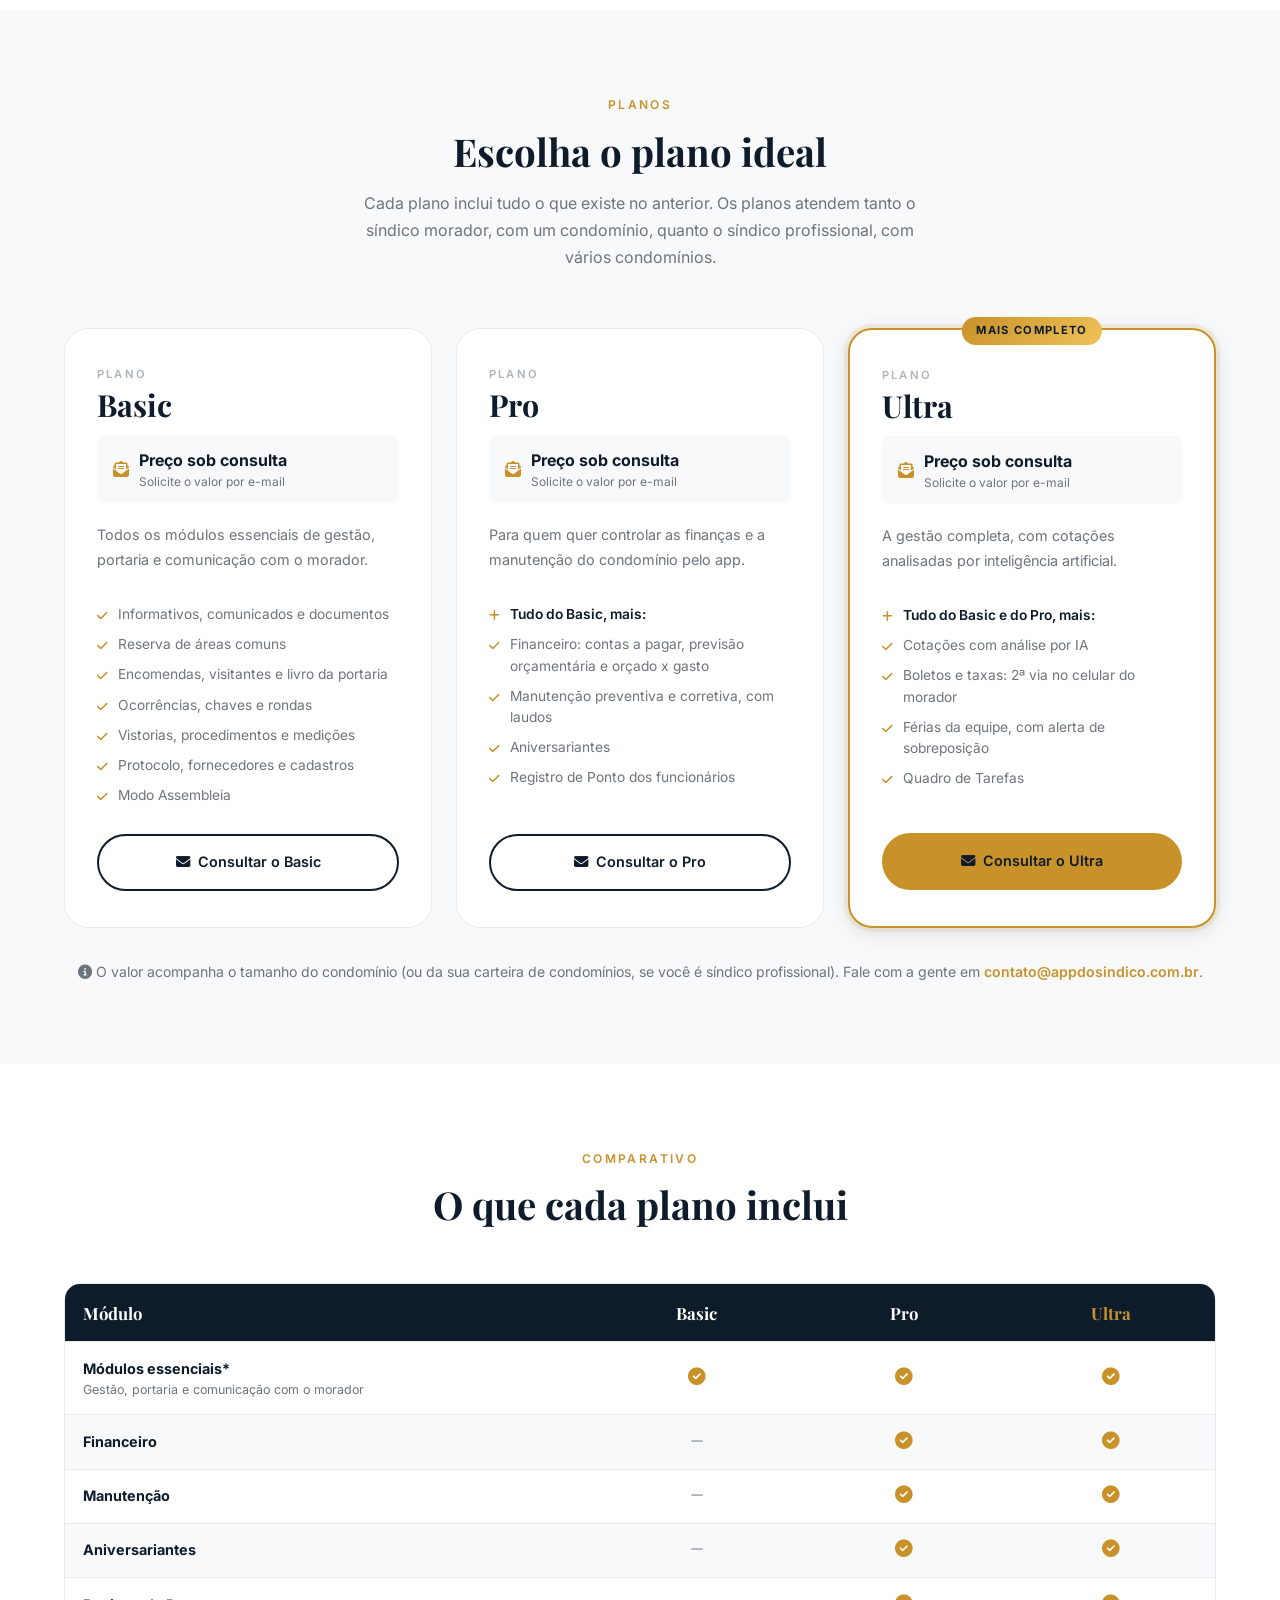
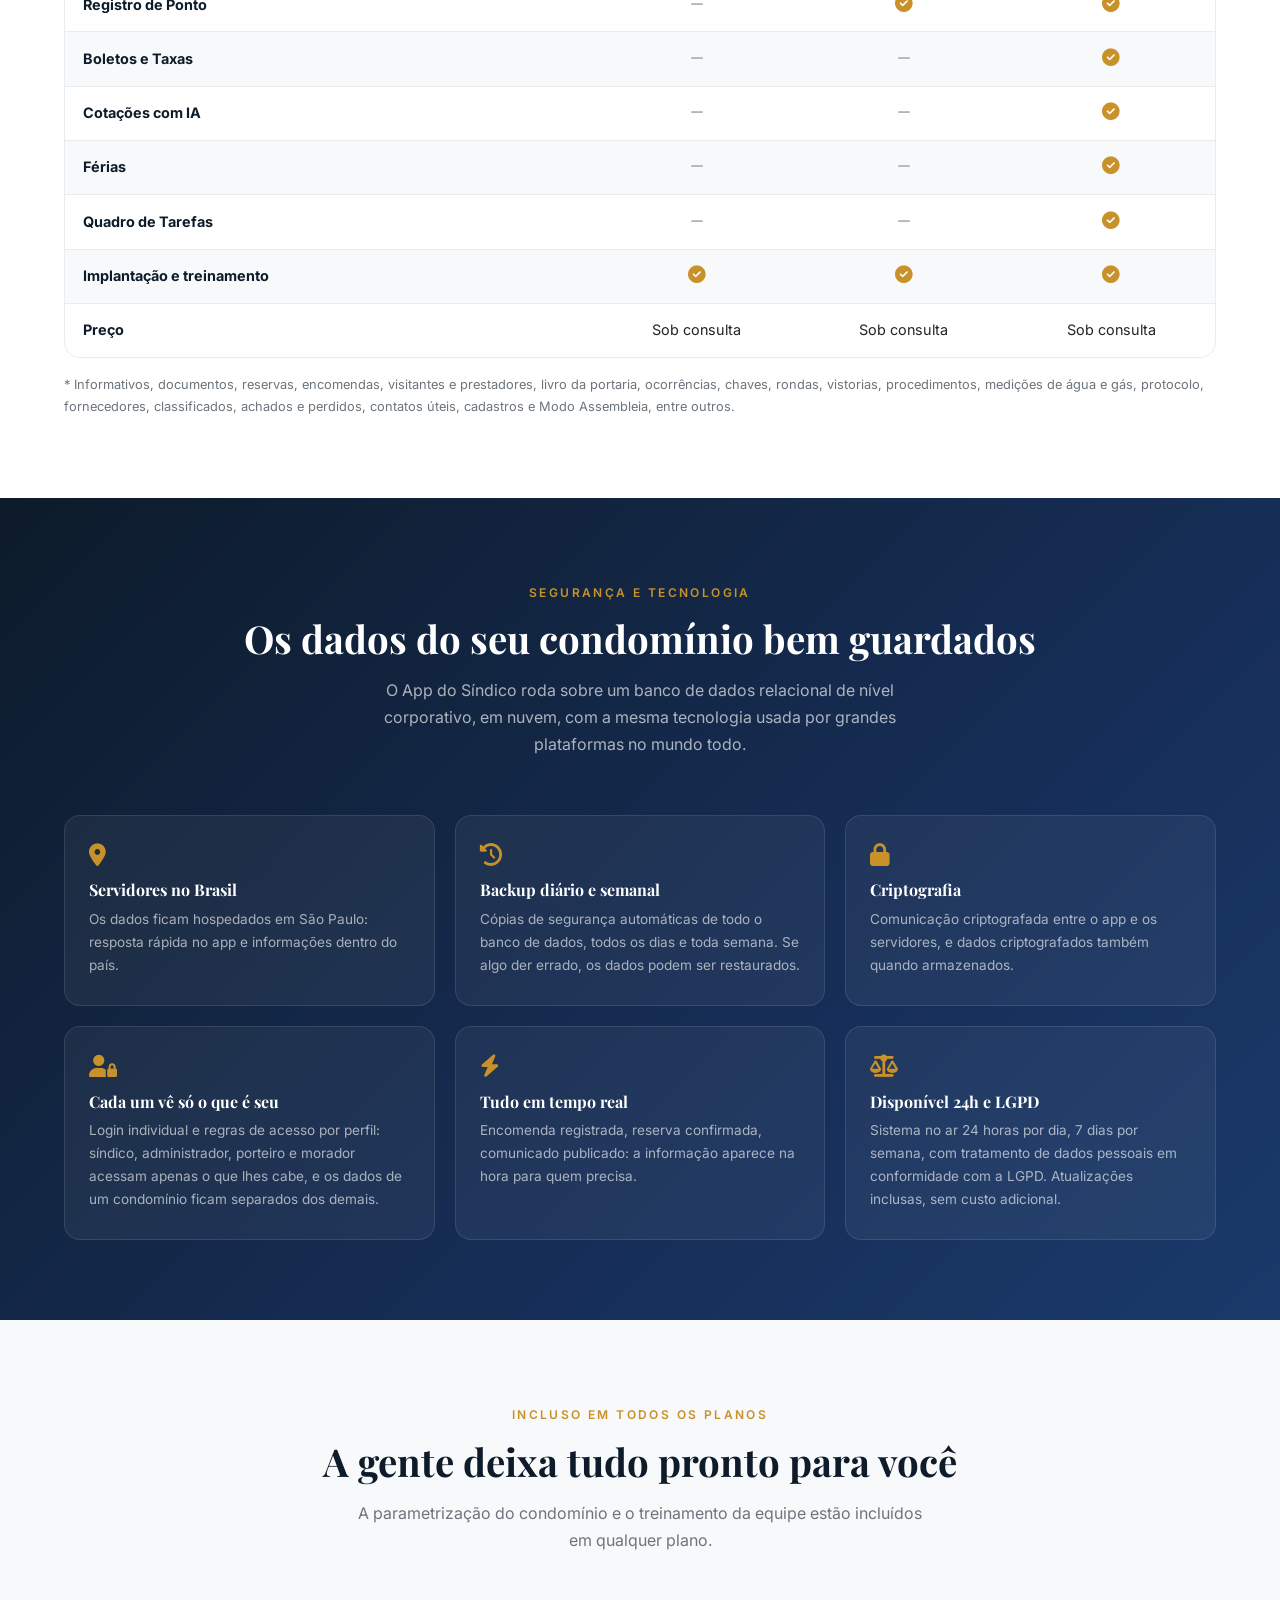
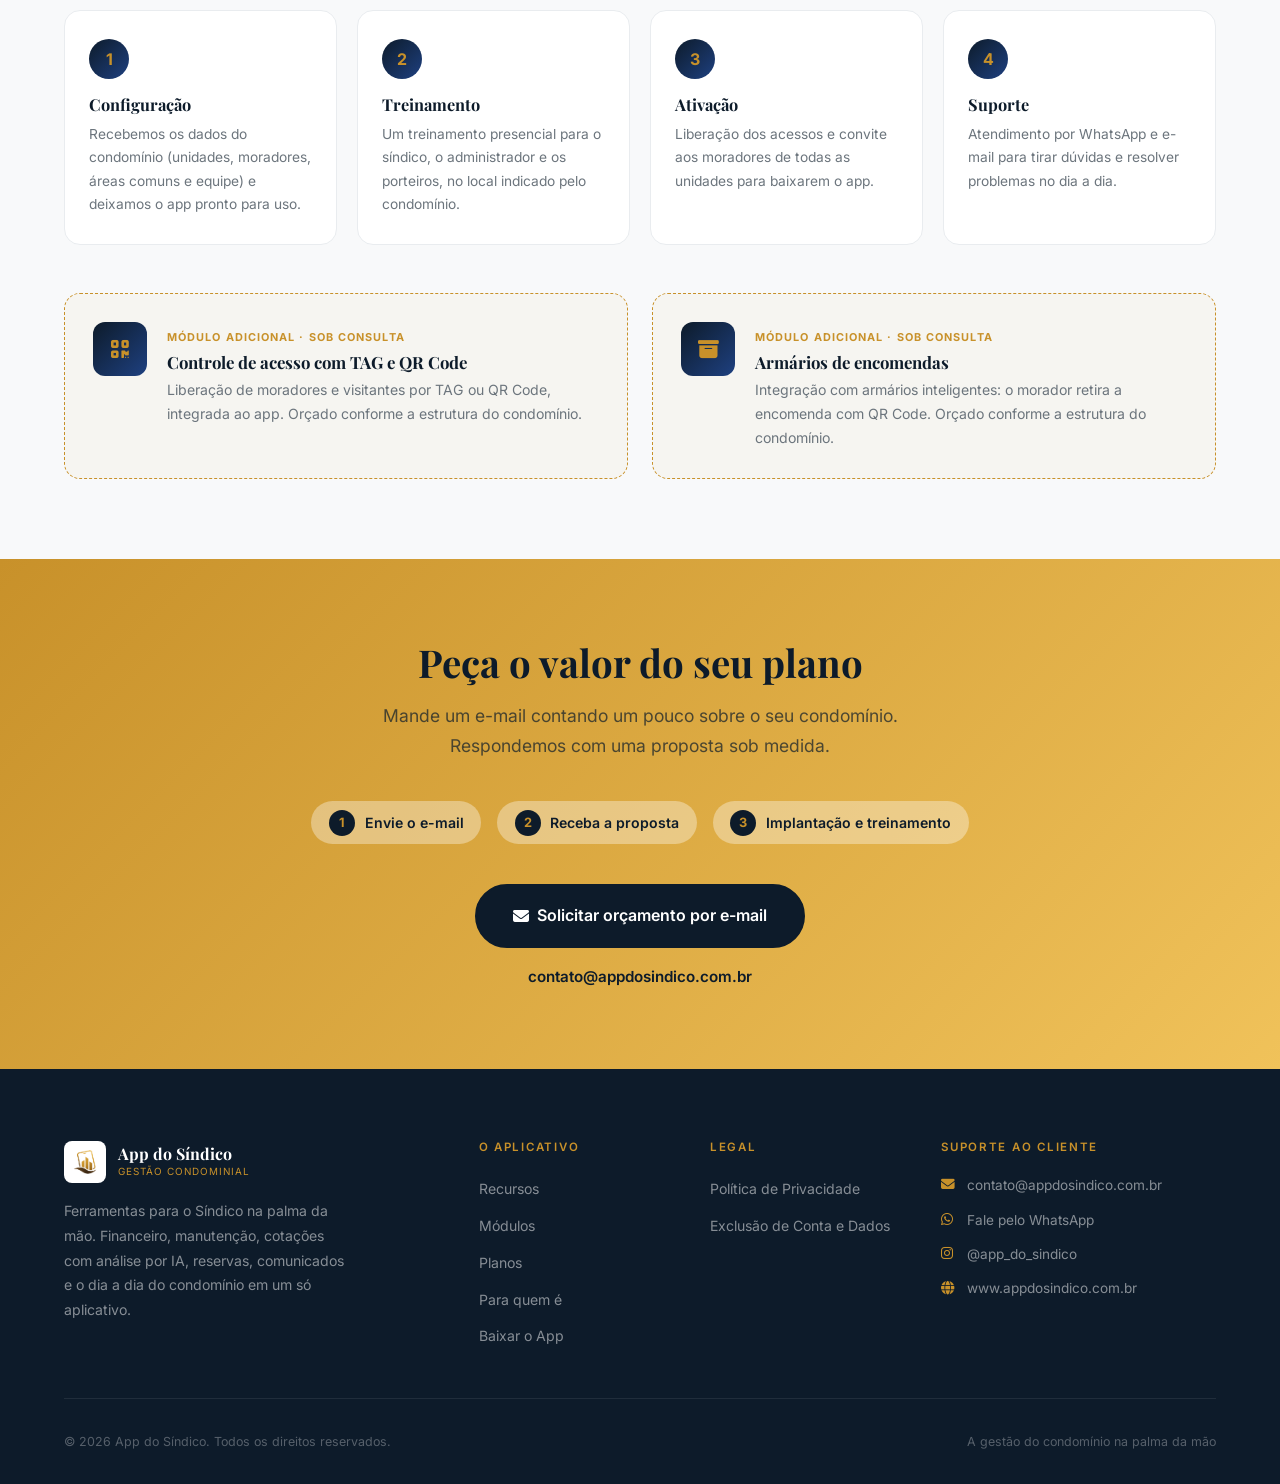
<file: planos.html>
<!DOCTYPE html>
<html lang="pt-BR">
<head>
  <meta charset="UTF-8">
  <meta name="viewport" content="width=device-width, initial-scale=1.0">
  <meta name="description" content="Planos do App do Síndico: Basic, Pro e Ultra. Gestão completa do condomínio no celular, para síndico morador e síndico profissional. Valores sob consulta por e-mail.">
  <title>Planos | App do Síndico</title>
  <link rel="preconnect" href="https://fonts.googleapis.com">
  <link rel="preconnect" href="https://fonts.gstatic.com" crossorigin>
  <link href="https://fonts.googleapis.com/css2?family=Playfair+Display:wght@400;600;700&family=Inter:wght@300;400;500;600;700&display=swap" rel="stylesheet">
  <link rel="stylesheet" href="https://cdnjs.cloudflare.com/ajax/libs/font-awesome/6.5.0/css/all.min.css">
  <link rel="stylesheet" href="css/style.css">
  <link rel="stylesheet" href="css/planos.css">
  <link rel="icon" type="image/x-icon" href="favicon.ico">
  <link rel="icon" type="image/png" href="images/icone_circular.png">
  <link rel="apple-touch-icon" href="images/icone_circular.png">
</head>
<body>

  <!-- NAVIGATION -->
  <nav class="navbar" role="navigation" aria-label="Menu principal">
    <div class="container">
      <a href="index.html" class="nav-logo" aria-label="App do Síndico - Início">
        <img src="images/icone_circular.png" alt="App do Síndico" class="nav-logo-img">
        <div class="nav-logo-text">
          <span class="nav-logo-name">App do Síndico</span>
          <span class="nav-logo-sub">Gestão Condominial</span>
        </div>
      </a>

      <ul class="nav-links" id="navLinks">
        <li><a href="index.html#recursos">Recursos</a></li>
        <li><a href="index.html#modulos">Módulos</a></li>
        <li><a href="planos.html">Planos</a></li>
        <li><a href="index.html#perfis">Para quem é</a></li>
        <li><a href="#contratar">Contato</a></li>
      </ul>

      <div class="nav-actions">
        <a href="qrcode.html" class="btn btn-primary">
          <i class="fas fa-download"></i> Baixar o App
        </a>
        <button class="nav-toggle" id="navToggle" aria-label="Abrir menu" aria-expanded="false">
          <span></span><span></span><span></span>
        </button>
      </div>
    </div>
  </nav>

  <!-- HERO -->
  <section class="page-hero plans-hero">
    <div class="container">
      <div class="breadcrumb">
        <a href="index.html">Início</a>
        <i class="fas fa-chevron-right"></i>
        <span>Planos</span>
      </div>
      <h1>Planos do App do Síndico</h1>
      <p>
        Três planos para levar a gestão do condomínio para a palma da mão, seja você síndico morador
        ou síndico profissional. Os valores são sob consulta: escreva para a gente e receba uma
        proposta feita para o tamanho do seu condomínio.
      </p>
      <div class="plans-hero-actions">
        <a href="#planos" class="btn btn-primary"><i class="fas fa-layer-group"></i> Ver os planos</a>
        <a href="mailto:contato@appdosindico.com.br" class="btn btn-outline js-mail" data-plan="">
          <i class="fas fa-envelope"></i> Pedir orçamento por e-mail
        </a>
      </div>
    </div>
  </section>

  <!-- TELAS (CARROSSEL) -->
  <section class="section" id="telas">
    <div class="container">
      <div class="section-header fade-up">
        <span class="eyebrow">O app na prática</span>
        <h2>Conheça as telas do aplicativo</h2>
        <p>Telas reais do App do Síndico, em uma conta de demonstração. Arraste para o lado ou use as setas.</p>
      </div>

      <div class="screens fade-up" aria-roledescription="carrossel" aria-label="Telas do aplicativo">
        <div class="screens-track" id="screensTrack" tabindex="0">

          <figure class="screen-slide">
            <div class="phone-frame"><img src="images/telas/home_page.webp" alt="Tela de acesso do App do Síndico" loading="lazy" width="540" height="1200"></div>
            <h3>Acesso individual</h3>
            <p>Cada pessoa entra com a própria chave de acesso e vê só o que lhe cabe.</p>
          </figure>

          <figure class="screen-slide">
            <div class="phone-frame"><img src="images/telas/fin_menu.webp" alt="Menu do módulo Financeiro" loading="lazy" width="540" height="1200"></div>
            <h3>Financeiro</h3>
            <p>Contas a pagar, previsão orçamentária e orçado x gasto em um só lugar.</p>
            <span class="screen-badge">Pro</span>
          </figure>

          <figure class="screen-slide">
            <div class="phone-frame"><img src="images/telas/fin_contas_pagar.webp" alt="Tela de contas a pagar" loading="lazy" width="540" height="1200"></div>
            <h3>Contas a Pagar</h3>
            <p>Vencimentos por mês, filtros por situação e alerta das contas atrasadas.</p>
            <span class="screen-badge">Pro</span>
          </figure>

          <figure class="screen-slide">
            <div class="phone-frame"><img src="images/telas/fin_previsao.webp" alt="Tela de previsão orçamentária" loading="lazy" width="540" height="1200"></div>
            <h3>Previsão Orçamentária</h3>
            <p>Planejamento do ano, conta a conta, partindo do orçamento anterior com reajuste.</p>
            <span class="screen-badge">Pro</span>
          </figure>

          <figure class="screen-slide">
            <div class="phone-frame"><img src="images/telas/fin_orcado_gasto.webp" alt="Tela de orçado versus gasto" loading="lazy" width="540" height="1200"></div>
            <h3>Orçado x Gasto</h3>
            <p>Compare o que foi previsto com o que foi realizado, mês a mês e por conta contábil.</p>
            <span class="screen-badge">Pro</span>
          </figure>

          <figure class="screen-slide">
            <div class="phone-frame"><img src="images/telas/painel_cotacoes.webp" alt="Painel de cotações" loading="lazy" width="540" height="1200"></div>
            <h3>Cotações com IA</h3>
            <p>Propostas de fornecedores lado a lado, com análise por inteligência artificial e registro da escolha.</p>
            <span class="screen-badge">Ultra</span>
          </figure>

          <figure class="screen-slide">
            <div class="phone-frame"><img src="images/telas/concluir_obrigacao.webp" alt="Tela de conclusão de obrigação de manutenção" loading="lazy" width="540" height="1200"></div>
            <h3>Manutenção preventiva</h3>
            <p>Conclua obrigações anexando laudos em PDF ou foto como comprovante.</p>
            <span class="screen-badge">Pro</span>
          </figure>

          <figure class="screen-slide">
            <div class="phone-frame"><img src="images/telas/detalhe_equipamento.webp" alt="Ficha de equipamento" loading="lazy" width="540" height="1200"></div>
            <h3>Equipamentos</h3>
            <p>Ficha de cada equipamento com datas, garantia e abertura de manutenção corretiva.</p>
            <span class="screen-badge">Pro</span>
          </figure>

          <figure class="screen-slide">
            <div class="phone-frame"><img src="images/telas/modo_assembleia.webp" alt="Modo Assembleia" loading="lazy" width="540" height="1200"></div>
            <h3>Modo Assembleia</h3>
            <p>Relatório em PDF com a conformidade do condomínio e as obrigações concluídas no período.</p>
          </figure>

          <figure class="screen-slide">
            <div class="phone-frame"><img src="images/telas/fornecedores.webp" alt="Cadastro de fornecedores" loading="lazy" width="540" height="1200"></div>
            <h3>Fornecedores</h3>
            <p>Contatos por categoria, com ligação e WhatsApp a um toque.</p>
          </figure>

          <figure class="screen-slide">
            <div class="phone-frame"><img src="images/telas/protocolo_listar.webp" alt="Livro de protocolo" loading="lazy" width="540" height="1200"></div>
            <h3>Livro de Protocolo</h3>
            <p>Entrega e devolução de chaves, documentos e materiais, com registro de quem recebeu.</p>
          </figure>

          <figure class="screen-slide">
            <div class="phone-frame"><img src="images/telas/visitantes_listagem_nao_chegou_p_m.webp" alt="Lista de visitantes aguardados" loading="lazy" width="540" height="1200"></div>
            <h3>Visitantes</h3>
            <p>Visitantes autorizados pelo morador chegam à portaria já identificados.</p>
          </figure>

          <figure class="screen-slide">
            <div class="phone-frame"><img src="images/telas/mensagens_bot.webp" alt="Atendente virtual" loading="lazy" width="540" height="1200"></div>
            <h3>Atendente Virtual</h3>
            <p>Respostas rápidas pelo WhatsApp: segunda via de boleto, reservas, regimento e encomendas.</p>
          </figure>

          <figure class="screen-slide">
            <div class="phone-frame"><img src="images/telas/moradores_trocar_unidade.webp" alt="Troca de unidade e condomínio" loading="lazy" width="540" height="1200"></div>
            <h3>Vários condomínios</h3>
            <p>Troque de condomínio ou de unidade em um toque, sem sair do app.</p>
          </figure>

          <figure class="screen-slide">
            <div class="phone-frame"><img src="images/telas/medicoes_caixas.webp" alt="Gráfico de nível dos reservatórios" loading="lazy" width="540" height="1200"></div>
            <h3>Reservatórios</h3>
            <p>Acompanhe o nível das caixas d'água com histórico em gráfico.</p>
          </figure>

          <figure class="screen-slide">
            <div class="phone-frame"><img src="images/telas/medicao_gas.webp" alt="Medição de gás" loading="lazy" width="540" height="1200"></div>
            <h3>Medição de gás</h3>
            <p>Leitura por unidade com foto do medidor tirada pela câmera do celular.</p>
          </figure>

          <figure class="screen-slide">
            <div class="phone-frame"><img src="images/telas/painel_ferias.webp" alt="Painel de férias" loading="lazy" width="540" height="1200"></div>
            <h3>Painel de Férias</h3>
            <p>Férias da equipe sob controle, com alerta de sobreposição entre funcionários.</p>
            <span class="screen-badge">Ultra</span>
          </figure>

          <figure class="screen-slide">
            <div class="phone-frame"><img src="images/telas/importar_ferias.webp" alt="Importação de relatório de férias" loading="lazy" width="540" height="1200"></div>
            <h3>Importar Férias</h3>
            <p>Importe o PDF de programação de férias enviado pela contabilidade.</p>
            <span class="screen-badge">Ultra</span>
          </figure>

          <figure class="screen-slide">
            <div class="phone-frame"><img src="images/telas/batedores_cadastrar.webp" alt="Cadastro para registro de ponto" loading="lazy" width="540" height="1200"></div>
            <h3>Ponto: cadastro</h3>
            <p>Habilite os funcionários com cargo, documento e turno de trabalho.</p>
            <span class="screen-badge">Pro</span>
          </figure>

          <figure class="screen-slide">
            <div class="phone-frame"><img src="images/telas/batedores_registrar.webp" alt="Registro de ponto" loading="lazy" width="540" height="1200"></div>
            <h3>Registro de Ponto</h3>
            <p>O funcionário registra o ponto no celular, com comprovante por e-mail.</p>
            <span class="screen-badge">Pro</span>
          </figure>

          <figure class="screen-slide">
            <div class="phone-frame"><img src="images/telas/qr_code_visit_select.webp" alt="Geração de QR Code para visitante" loading="lazy" width="540" height="1200"></div>
            <h3>QR Code de visitante</h3>
            <p>Acesso com portas, quantidade de entradas e período de validade definidos pelo morador.</p>
            <span class="screen-badge extra">Adicional</span>
          </figure>

          <figure class="screen-slide">
            <div class="phone-frame"><img src="images/telas/tag_unid_menu.webp" alt="Cadastro de TAG de acesso" loading="lazy" width="540" height="1200"></div>
            <h3>TAG de acesso</h3>
            <p>O morador cadastra a própria TAG de acesso, com prazo de validade.</p>
            <span class="screen-badge extra">Adicional</span>
          </figure>

        </div>

        <div class="screens-nav">
          <button class="screens-btn" id="screensPrev" aria-label="Tela anterior"><i class="fas fa-chevron-left"></i></button>
          <div class="screens-dots" id="screensDots"></div>
          <button class="screens-btn" id="screensNext" aria-label="Próxima tela"><i class="fas fa-chevron-right"></i></button>
        </div>
      </div>
    </div>
  </section>

  <!-- PLANOS -->
  <section class="section section-alt" id="planos">
    <div class="container">
      <div class="section-header fade-up">
        <span class="eyebrow">Planos</span>
        <h2>Escolha o plano ideal</h2>
        <p>Cada plano inclui tudo o que existe no anterior. Os planos atendem tanto o síndico morador, com um condomínio, quanto o síndico profissional, com vários condomínios.</p>
      </div>

      <div class="plans-grid">

        <article class="plan-card fade-up delay-1">
          <span class="plan-label">Plano</span>
          <h3>Basic</h3>
          <div class="plan-price">
            <i class="fas fa-envelope-open-text"></i>
            <div><strong>Preço sob consulta</strong><span>Solicite o valor por e-mail</span></div>
          </div>
          <p>Todos os módulos essenciais de gestão, portaria e comunicação com o morador.</p>
          <ul class="plan-features">
            <li><i class="fas fa-check"></i> Informativos, comunicados e documentos</li>
            <li><i class="fas fa-check"></i> Reserva de áreas comuns</li>
            <li><i class="fas fa-check"></i> Encomendas, visitantes e livro da portaria</li>
            <li><i class="fas fa-check"></i> Ocorrências, chaves e rondas</li>
            <li><i class="fas fa-check"></i> Vistorias, procedimentos e medições</li>
            <li><i class="fas fa-check"></i> Protocolo, fornecedores e cadastros</li>
            <li><i class="fas fa-check"></i> Modo Assembleia</li>
          </ul>
          <a href="mailto:contato@appdosindico.com.br" class="btn btn-outline-dark js-mail" data-plan="Basic">
            <i class="fas fa-envelope"></i> Consultar o Basic
          </a>
        </article>

        <article class="plan-card fade-up delay-2">
          <span class="plan-label">Plano</span>
          <h3>Pro</h3>
          <div class="plan-price">
            <i class="fas fa-envelope-open-text"></i>
            <div><strong>Preço sob consulta</strong><span>Solicite o valor por e-mail</span></div>
          </div>
          <p>Para quem quer controlar as finanças e a manutenção do condomínio pelo app.</p>
          <ul class="plan-features">
            <li class="inherit"><i class="fas fa-plus"></i> Tudo do Basic, mais:</li>
            <li><i class="fas fa-check"></i> Financeiro: contas a pagar, previsão orçamentária e orçado x gasto</li>
            <li><i class="fas fa-check"></i> Manutenção preventiva e corretiva, com laudos</li>
            <li><i class="fas fa-check"></i> Aniversariantes</li>
            <li><i class="fas fa-check"></i> Registro de Ponto dos funcionários</li>
          </ul>
          <a href="mailto:contato@appdosindico.com.br" class="btn btn-outline-dark js-mail" data-plan="Pro">
            <i class="fas fa-envelope"></i> Consultar o Pro
          </a>
        </article>

        <article class="plan-card featured fade-up delay-3">
          <span class="plan-ribbon">Mais completo</span>
          <span class="plan-label">Plano</span>
          <h3>Ultra</h3>
          <div class="plan-price">
            <i class="fas fa-envelope-open-text"></i>
            <div><strong>Preço sob consulta</strong><span>Solicite o valor por e-mail</span></div>
          </div>
          <p>A gestão completa, com cotações analisadas por inteligência artificial.</p>
          <ul class="plan-features">
            <li class="inherit"><i class="fas fa-plus"></i> Tudo do Basic e do Pro, mais:</li>
            <li><i class="fas fa-check"></i> Cotações com análise por IA</li>
            <li><i class="fas fa-check"></i> Boletos e taxas: 2ª via no celular do morador</li>
            <li><i class="fas fa-check"></i> Férias da equipe, com alerta de sobreposição</li>
            <li><i class="fas fa-check"></i> Quadro de Tarefas</li>
          </ul>
          <a href="mailto:contato@appdosindico.com.br" class="btn btn-primary js-mail" data-plan="Ultra">
            <i class="fas fa-envelope"></i> Consultar o Ultra
          </a>
        </article>

      </div>

      <p class="plans-note fade-up">
        <i class="fas fa-circle-info"></i>
        O valor acompanha o tamanho do condomínio (ou da sua carteira de condomínios, se você é síndico profissional).
        Fale com a gente em <a href="mailto:contato@appdosindico.com.br" class="js-mail" data-plan="">contato@appdosindico.com.br</a>.
      </p>
    </div>
  </section>

  <!-- COMPARATIVO -->
  <section class="section" id="comparativo">
    <div class="container">
      <div class="section-header fade-up">
        <span class="eyebrow">Comparativo</span>
        <h2>O que cada plano inclui</h2>
      </div>

      <div class="compare-wrap fade-up">
        <table class="compare-table">
          <thead>
            <tr>
              <th scope="col">Módulo</th>
              <th scope="col">Basic</th>
              <th scope="col">Pro</th>
              <th scope="col" class="featured">Ultra</th>
            </tr>
          </thead>
          <tbody>
            <tr>
              <td><strong>Módulos essenciais*</strong><small>Gestão, portaria e comunicação com o morador</small></td>
              <td><i class="fas fa-circle-check" aria-label="Incluído"></i></td>
              <td><i class="fas fa-circle-check" aria-label="Incluído"></i></td>
              <td><i class="fas fa-circle-check" aria-label="Incluído"></i></td>
            </tr>
            <tr>
              <td><strong>Financeiro</strong></td>
              <td><i class="fas fa-minus" aria-label="Não incluído"></i></td>
              <td><i class="fas fa-circle-check" aria-label="Incluído"></i></td>
              <td><i class="fas fa-circle-check" aria-label="Incluído"></i></td>
            </tr>
            <tr>
              <td><strong>Manutenção</strong></td>
              <td><i class="fas fa-minus" aria-label="Não incluído"></i></td>
              <td><i class="fas fa-circle-check" aria-label="Incluído"></i></td>
              <td><i class="fas fa-circle-check" aria-label="Incluído"></i></td>
            </tr>
            <tr>
              <td><strong>Aniversariantes</strong></td>
              <td><i class="fas fa-minus" aria-label="Não incluído"></i></td>
              <td><i class="fas fa-circle-check" aria-label="Incluído"></i></td>
              <td><i class="fas fa-circle-check" aria-label="Incluído"></i></td>
            </tr>
            <tr>
              <td><strong>Registro de Ponto</strong></td>
              <td><i class="fas fa-minus" aria-label="Não incluído"></i></td>
              <td><i class="fas fa-circle-check" aria-label="Incluído"></i></td>
              <td><i class="fas fa-circle-check" aria-label="Incluído"></i></td>
            </tr>
            <tr>
              <td><strong>Boletos e Taxas</strong></td>
              <td><i class="fas fa-minus" aria-label="Não incluído"></i></td>
              <td><i class="fas fa-minus" aria-label="Não incluído"></i></td>
              <td><i class="fas fa-circle-check" aria-label="Incluído"></i></td>
            </tr>
            <tr>
              <td><strong>Cotações com IA</strong></td>
              <td><i class="fas fa-minus" aria-label="Não incluído"></i></td>
              <td><i class="fas fa-minus" aria-label="Não incluído"></i></td>
              <td><i class="fas fa-circle-check" aria-label="Incluído"></i></td>
            </tr>
            <tr>
              <td><strong>Férias</strong></td>
              <td><i class="fas fa-minus" aria-label="Não incluído"></i></td>
              <td><i class="fas fa-minus" aria-label="Não incluído"></i></td>
              <td><i class="fas fa-circle-check" aria-label="Incluído"></i></td>
            </tr>
            <tr>
              <td><strong>Quadro de Tarefas</strong></td>
              <td><i class="fas fa-minus" aria-label="Não incluído"></i></td>
              <td><i class="fas fa-minus" aria-label="Não incluído"></i></td>
              <td><i class="fas fa-circle-check" aria-label="Incluído"></i></td>
            </tr>
            <tr>
              <td><strong>Implantação e treinamento</strong></td>
              <td><i class="fas fa-circle-check" aria-label="Incluído"></i></td>
              <td><i class="fas fa-circle-check" aria-label="Incluído"></i></td>
              <td><i class="fas fa-circle-check" aria-label="Incluído"></i></td>
            </tr>
            <tr>
              <td><strong>Preço</strong></td>
              <td>Sob consulta</td>
              <td>Sob consulta</td>
              <td>Sob consulta</td>
            </tr>
          </tbody>
        </table>
      </div>
      <p class="compare-foot">
        * Informativos, documentos, reservas, encomendas, visitantes e prestadores, livro da portaria, ocorrências, chaves,
        rondas, vistorias, procedimentos, medições de água e gás, protocolo, fornecedores, classificados, achados e perdidos,
        contatos úteis, cadastros e Modo Assembleia, entre outros.
      </p>
    </div>
  </section>

  <!-- SEGURANÇA DOS DADOS -->
  <section class="pillars-section" id="seguranca">
    <div class="container">
      <div class="section-header fade-up">
        <span class="eyebrow">Segurança e tecnologia</span>
        <h2>Os dados do seu condomínio bem guardados</h2>
        <p>O App do Síndico roda sobre um banco de dados relacional de nível corporativo, em nuvem, com a mesma tecnologia usada por grandes plataformas no mundo todo.</p>
      </div>

      <div class="security-grid">
        <div class="security-item fade-up delay-1">
          <i class="fas fa-location-dot"></i>
          <h4>Servidores no Brasil</h4>
          <p>Os dados ficam hospedados em São Paulo: resposta rápida no app e informações dentro do país.</p>
        </div>
        <div class="security-item fade-up delay-2">
          <i class="fas fa-clock-rotate-left"></i>
          <h4>Backup diário e semanal</h4>
          <p>Cópias de segurança automáticas de todo o banco de dados, todos os dias e toda semana. Se algo der errado, os dados podem ser restaurados.</p>
        </div>
        <div class="security-item fade-up delay-3">
          <i class="fas fa-lock"></i>
          <h4>Criptografia</h4>
          <p>Comunicação criptografada entre o app e os servidores, e dados criptografados também quando armazenados.</p>
        </div>
        <div class="security-item fade-up delay-1">
          <i class="fas fa-user-lock"></i>
          <h4>Cada um vê só o que é seu</h4>
          <p>Login individual e regras de acesso por perfil: síndico, administrador, porteiro e morador acessam apenas o que lhes cabe, e os dados de um condomínio ficam separados dos demais.</p>
        </div>
        <div class="security-item fade-up delay-2">
          <i class="fas fa-bolt"></i>
          <h4>Tudo em tempo real</h4>
          <p>Encomenda registrada, reserva confirmada, comunicado publicado: a informação aparece na hora para quem precisa.</p>
        </div>
        <div class="security-item fade-up delay-3">
          <i class="fas fa-scale-balanced"></i>
          <h4>Disponível 24h e LGPD</h4>
          <p>Sistema no ar 24 horas por dia, 7 dias por semana, com tratamento de dados pessoais em conformidade com a LGPD. Atualizações inclusas, sem custo adicional.</p>
        </div>
      </div>
    </div>
  </section>

  <!-- IMPLANTAÇÃO E ADICIONAIS -->
  <section class="section section-alt" id="implantacao">
    <div class="container">
      <div class="section-header fade-up">
        <span class="eyebrow">Incluso em todos os planos</span>
        <h2>A gente deixa tudo pronto para você</h2>
        <p>A parametrização do condomínio e o treinamento da equipe estão incluídos em qualquer plano.</p>
      </div>

      <div class="steps">
        <div class="step fade-up delay-1">
          <span class="step-num">1</span>
          <h4>Configuração</h4>
          <p>Recebemos os dados do condomínio (unidades, moradores, áreas comuns e equipe) e deixamos o app pronto para uso.</p>
        </div>
        <div class="step fade-up delay-2">
          <span class="step-num">2</span>
          <h4>Treinamento</h4>
          <p>Um treinamento presencial para o síndico, o administrador e os porteiros, no local indicado pelo condomínio.</p>
        </div>
        <div class="step fade-up delay-3">
          <span class="step-num">3</span>
          <h4>Ativação</h4>
          <p>Liberação dos acessos e convite aos moradores de todas as unidades para baixarem o app.</p>
        </div>
        <div class="step fade-up delay-4">
          <span class="step-num">4</span>
          <h4>Suporte</h4>
          <p>Atendimento por WhatsApp e e-mail para tirar dúvidas e resolver problemas no dia a dia.</p>
        </div>
      </div>

      <div class="addons">
        <div class="addon fade-up delay-1">
          <div class="module-icon"><i class="fas fa-qrcode"></i></div>
          <div>
            <span class="addon-tag">Módulo adicional · sob consulta</span>
            <h4>Controle de acesso com TAG e QR Code</h4>
            <p>Liberação de moradores e visitantes por TAG ou QR Code, integrada ao app. Orçado conforme a estrutura do condomínio.</p>
          </div>
        </div>
        <div class="addon fade-up delay-2">
          <div class="module-icon"><i class="fas fa-box-archive"></i></div>
          <div>
            <span class="addon-tag">Módulo adicional · sob consulta</span>
            <h4>Armários de encomendas</h4>
            <p>Integração com armários inteligentes: o morador retira a encomenda com QR Code. Orçado conforme a estrutura do condomínio.</p>
          </div>
        </div>
      </div>
    </div>
  </section>

  <!-- CTA -->
  <section class="cta-band" id="contratar">
    <div class="container">
      <div class="fade-up">
        <h2>Peça o valor do seu plano</h2>
        <p>Mande um e-mail contando um pouco sobre o seu condomínio. Respondemos com uma proposta sob medida.</p>
        <div class="hire-steps">
          <span class="hire-step"><b>1</b> Envie o e-mail</span>
          <span class="hire-step"><b>2</b> Receba a proposta</span>
          <span class="hire-step"><b>3</b> Implantação e treinamento</span>
        </div>
        <a href="mailto:contato@appdosindico.com.br" class="btn btn-dark js-mail" data-plan="" style="font-size: 1rem; padding: 1rem 2.25rem;">
          <i class="fas fa-envelope"></i> Solicitar orçamento por e-mail
        </a>
        <a href="mailto:contato@appdosindico.com.br" class="cta-email js-mail" data-plan="">contato@appdosindico.com.br</a>
      </div>
    </div>
  </section>

  <!-- FOOTER -->
  <footer class="footer">
    <div class="container">
      <div class="footer-grid">
        <div class="footer-brand">
          <a href="index.html" class="nav-logo">
            <img src="images/icone_circular.png" alt="App do Síndico" class="nav-logo-img">
            <div class="nav-logo-text">
              <span class="nav-logo-name">App do Síndico</span>
              <span class="nav-logo-sub">Gestão Condominial</span>
            </div>
          </a>
          <p>Ferramentas para o Síndico na palma da mão. Financeiro, manutenção, cotações com análise por IA, reservas, comunicados e o dia a dia do condomínio em um só aplicativo.</p>
        </div>
        <div class="footer-col">
          <h4>O Aplicativo</h4>
          <ul class="footer-links">
            <li><a href="index.html#recursos">Recursos</a></li>
            <li><a href="index.html#modulos">Módulos</a></li>
            <li><a href="planos.html">Planos</a></li>
            <li><a href="index.html#perfis">Para quem é</a></li>
            <li><a href="qrcode.html">Baixar o App</a></li>
          </ul>
        </div>
        <div class="footer-col">
          <h4>Legal</h4>
          <ul class="footer-links">
            <li><a href="politica.html">Política de Privacidade</a></li>
            <li><a href="exclusaodados.html">Exclusão de Conta e Dados</a></li>
          </ul>
        </div>
        <div class="footer-col">
          <h4>Suporte ao Cliente</h4>
          <div class="footer-contact-item">
            <i class="fas fa-envelope"></i>
            <a href="mailto:contato@appdosindico.com.br">contato@appdosindico.com.br</a>
          </div>
          <div class="footer-contact-item">
            <i class="fab fa-whatsapp"></i>
            <a href="https://wa.me/5571992071319" target="_blank" rel="noopener noreferrer">Fale pelo WhatsApp</a>
          </div>
          <div class="footer-contact-item">
            <i class="fab fa-instagram"></i>
            <a href="https://www.instagram.com/app_do_sindico" target="_blank" rel="noopener noreferrer">@app_do_sindico</a>
          </div>
          <div class="footer-contact-item">
            <i class="fas fa-globe"></i>
            <a href="https://www.appdosindico.com.br">www.appdosindico.com.br</a>
          </div>
        </div>
      </div>
      <div class="footer-bottom">
        <p>&copy; 2026 App do Síndico. Todos os direitos reservados.</p>
        <p>A gestão do condomínio na palma da mão</p>
      </div>
    </div>
  </footer>

  <!-- WhatsApp Float -->
  <a href="https://wa.me/5571992071319" class="whatsapp-float" target="_blank" rel="noopener noreferrer" aria-label="Conversar pelo WhatsApp">
    <i class="fab fa-whatsapp"></i>
    <span>Fale pelo WhatsApp</span>
  </a>

  <script src="js/main.js"></script>
  <script>
    // E-mail de orçamento já preenchido com o plano escolhido
    (function () {
      var email = 'contato@appdosindico.com.br';
      document.querySelectorAll('.js-mail').forEach(function (a) {
        var plan = a.getAttribute('data-plan');
        var subject = plan
          ? 'Orçamento App do Síndico - Plano ' + plan
          : 'Orçamento App do Síndico';
        var body = 'Olá! Gostaria de receber o valor ' +
          (plan ? 'do plano ' + plan : 'dos planos') + ' do App do Síndico.\n\n' +
          'Nome:\n' +
          'Telefone / WhatsApp:\n' +
          'Sou: ( ) síndico morador  ( ) síndico profissional  ( ) administradora\n' +
          'Condomínio(s):\n' +
          'Cidade/UF:\n' +
          'Número de unidades (ou de condomínios, se síndico profissional):\n';
        a.href = 'mailto:' + email +
          '?subject=' + encodeURIComponent(subject) +
          '&body=' + encodeURIComponent(body);
      });
    })();

    // Carrossel de telas
    (function () {
      var track = document.getElementById('screensTrack');
      var dotsWrap = document.getElementById('screensDots');
      if (!track || !dotsWrap) return;

      var slides = track.querySelectorAll('.screen-slide');
      var dots = [];
      var current = 0;
      var timer = null;

      function goTo(i) {
        current = (i + slides.length) % slides.length;
        var s = slides[current];
        track.scrollTo({ left: s.offsetLeft - (track.clientWidth - s.offsetWidth) / 2 });
      }

      slides.forEach(function (s, i) {
        var d = document.createElement('button');
        d.className = 'screens-dot';
        d.setAttribute('aria-label', 'Ir para a tela ' + (i + 1));
        d.addEventListener('click', function () { stop(); goTo(i); });
        dotsWrap.appendChild(d);
        dots.push(d);
      });

      function markActive() {
        var center = track.scrollLeft + track.clientWidth / 2;
        var best = 0, bestDist = Infinity;
        slides.forEach(function (s, i) {
          var dist = Math.abs(s.offsetLeft + s.offsetWidth / 2 - center);
          if (dist < bestDist) { bestDist = dist; best = i; }
        });
        current = best;
        dots.forEach(function (d, i) { d.classList.toggle('active', i === best); });
      }

      var raf = null;
      track.addEventListener('scroll', function () {
        if (raf) cancelAnimationFrame(raf);
        raf = requestAnimationFrame(markActive);
      });

      document.getElementById('screensPrev').addEventListener('click', function () { stop(); goTo(current - 1); });
      document.getElementById('screensNext').addEventListener('click', function () { stop(); goTo(current + 1); });

      function start() {
        if (timer || window.matchMedia('(prefers-reduced-motion: reduce)').matches) return;
        timer = setInterval(function () { goTo(current + 1); }, 3500);
      }
      function stop() { clearInterval(timer); timer = null; }

      track.addEventListener('mouseenter', stop);
      track.addEventListener('mouseleave', start);
      track.addEventListener('touchstart', stop, { passive: true });
      track.addEventListener('focusin', stop);
      track.addEventListener('keydown', function (e) {
        if (e.key === 'ArrowRight') { e.preventDefault(); goTo(current + 1); }
        if (e.key === 'ArrowLeft') { e.preventDefault(); goTo(current - 1); }
      });

      markActive();
      start();
    })();
  </script>
</body>
</html>
</file>
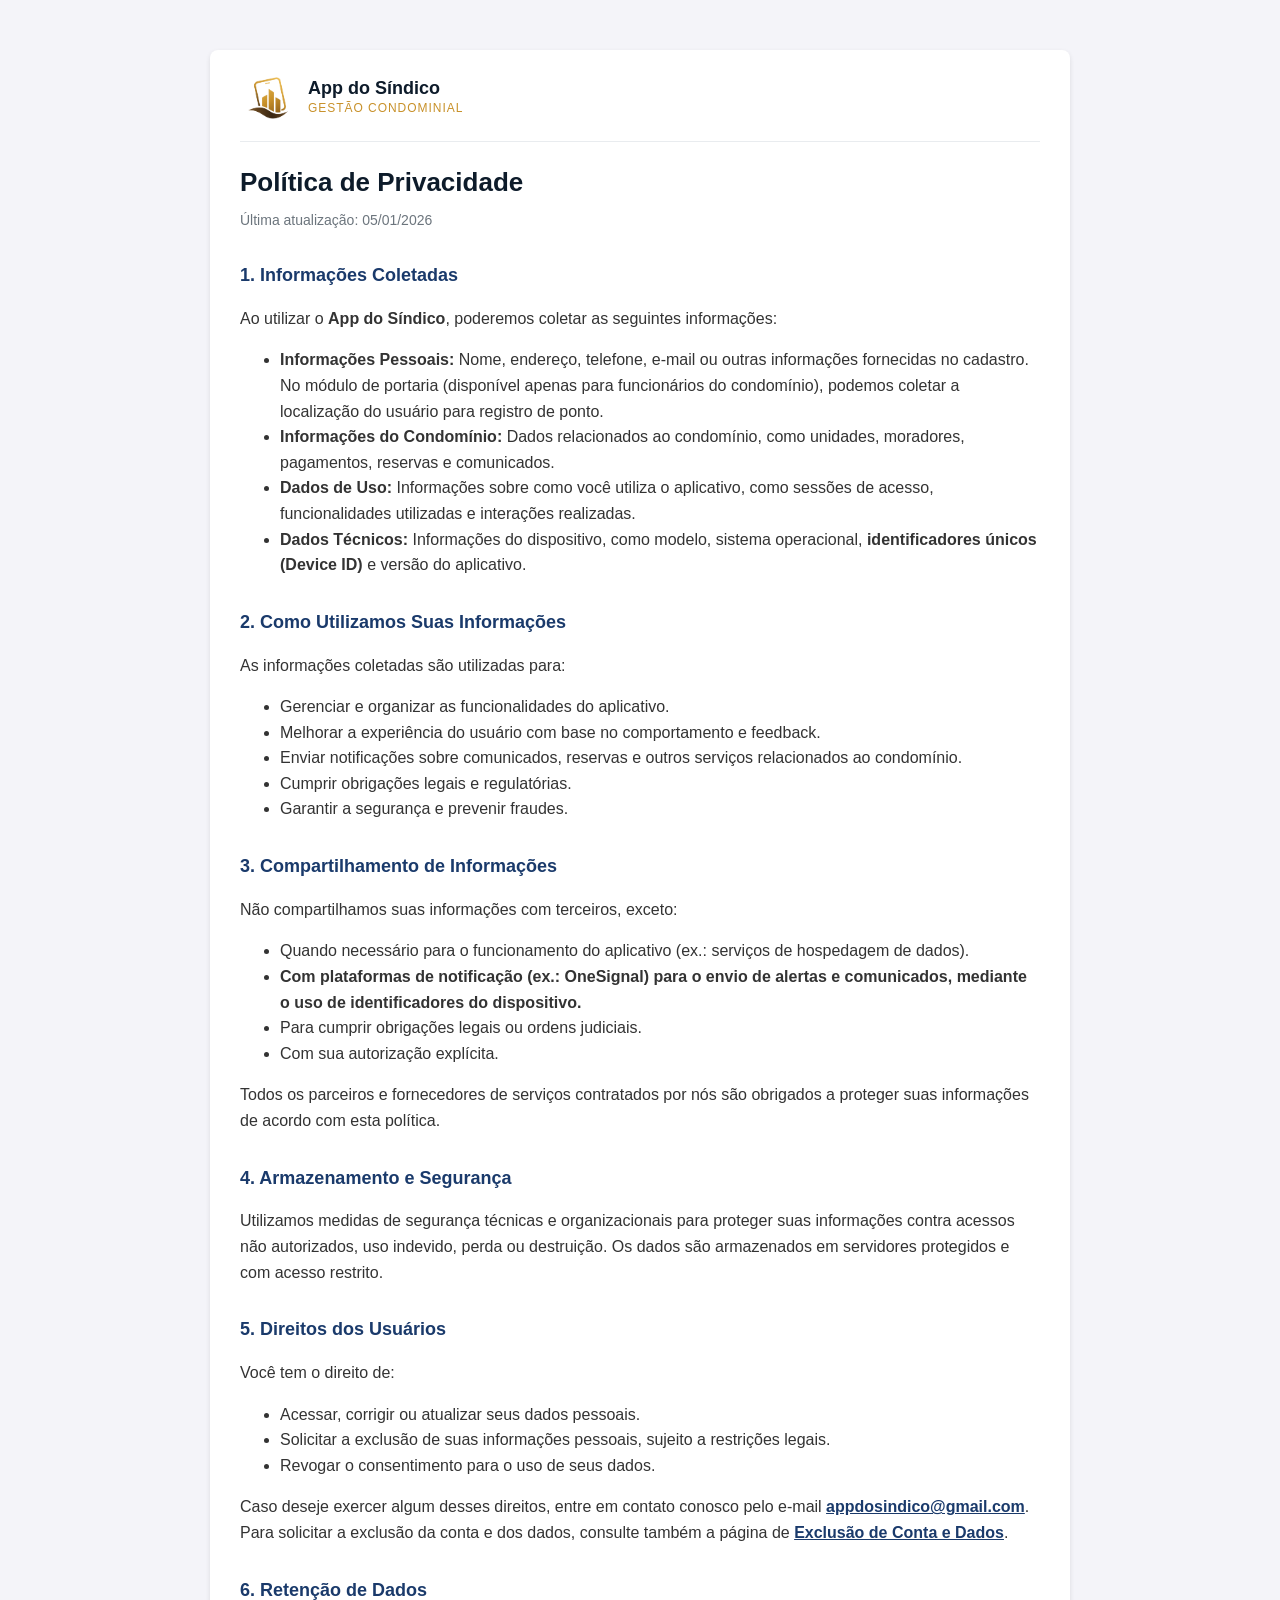
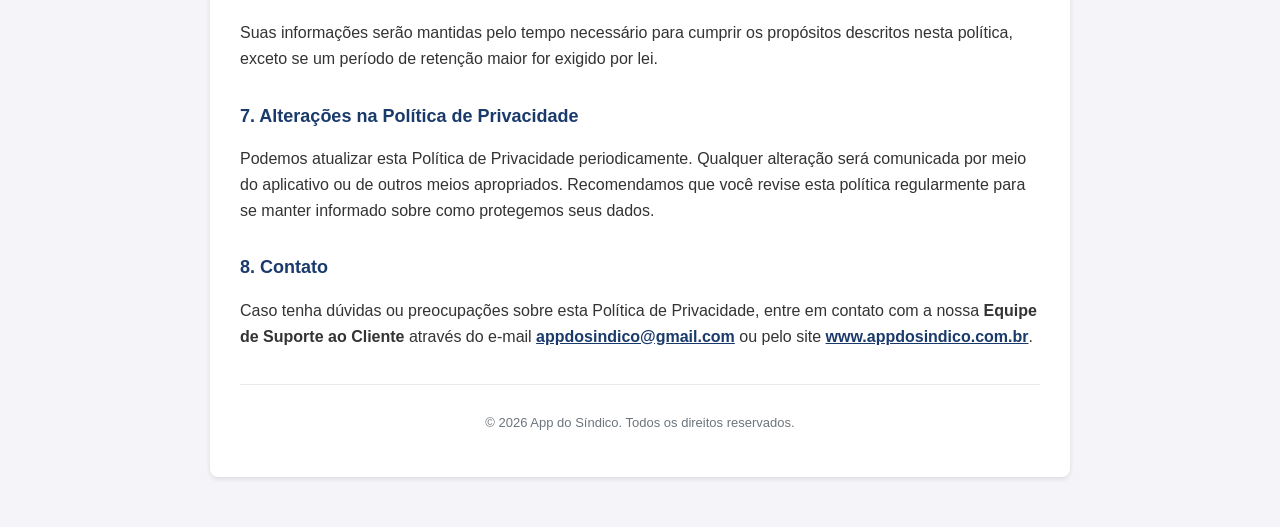
<file: politica.html>
<!DOCTYPE html>
<html lang="pt-BR">
<head>
    <meta charset="UTF-8">
    <meta name="viewport" content="width=device-width, initial-scale=1.0">
    <title>Política de Privacidade | App do Síndico</title>
    <link rel="icon" type="image/x-icon" href="favicon.ico">
    <link rel="icon" type="image/png" href="images/icone_circular.png">
    <style>
        body {
            font-family: Arial, sans-serif;
            line-height: 1.6;
            margin: 0;
            padding: 0;
            background-color: #f4f4f9;
            color: #333;
        }
        .container {
            max-width: 800px;
            margin: 50px auto;
            padding: 20px 30px 30px;
            background: #fff;
            border-radius: 8px;
            box-shadow: 0 2px 5px rgba(0, 0, 0, 0.1);
        }
        .brand {
            display: flex;
            align-items: center;
            gap: 12px;
            padding-bottom: 15px;
            margin-bottom: 20px;
            border-bottom: 1px solid #e9ecef;
        }
        .brand img {
            width: 56px;
            height: 56px;
            object-fit: contain;
        }
        .brand-name {
            font-size: 18px;
            font-weight: bold;
            color: #0d1b2a;
            line-height: 1.2;
        }
        .brand-sub {
            font-size: 12px;
            letter-spacing: 0.08em;
            text-transform: uppercase;
            color: #c8912a;
        }
        h1 {
            font-size: 26px;
            color: #0d1b2a;
            margin-bottom: 5px;
        }
        h2 {
            font-size: 18px;
            color: #1a3a6b;
            margin-top: 30px;
        }
        .updated {
            color: #6c757d;
            font-size: 14px;
            margin-top: 0;
        }
        a {
            color: #1a3a6b;
            font-weight: bold;
        }
        footer {
            margin-top: 35px;
            padding-top: 15px;
            border-top: 1px solid #e9ecef;
            font-size: 13px;
            color: #6c757d;
            text-align: center;
        }
    </style>
</head>
<body>
    <div class="container">
        <div class="brand">
            <img src="images/icone_circular.png" alt="App do Síndico">
            <div>
                <div class="brand-name">App do Síndico</div>
                <div class="brand-sub">Gestão Condominial</div>
            </div>
        </div>

        <header>
            <h1>Política de Privacidade</h1>
            <p class="updated">Última atualização: 05/01/2026</p>
        </header>

        <main>
            <section>
                <h2>1. Informações Coletadas</h2>
                <p>Ao utilizar o <strong>App do Síndico</strong>, poderemos coletar as seguintes informações:</p>
                <ul>
                    <li><strong>Informações Pessoais:</strong> Nome, endereço, telefone, e-mail ou outras informações fornecidas no cadastro. No módulo de portaria (disponível apenas para funcionários do condomínio), podemos coletar a localização do usuário para registro de ponto.</li>
                    <li><strong>Informações do Condomínio:</strong> Dados relacionados ao condomínio, como unidades, moradores, pagamentos, reservas e comunicados.</li>
                    <li><strong>Dados de Uso:</strong> Informações sobre como você utiliza o aplicativo, como sessões de acesso, funcionalidades utilizadas e interações realizadas.</li>
                    <li><strong>Dados Técnicos:</strong> Informações do dispositivo, como modelo, sistema operacional, <strong>identificadores únicos (Device ID)</strong> e versão do aplicativo.</li>
                </ul>
            </section>

            <section>
                <h2>2. Como Utilizamos Suas Informações</h2>
                <p>As informações coletadas são utilizadas para:</p>
                <ul>
                    <li>Gerenciar e organizar as funcionalidades do aplicativo.</li>
                    <li>Melhorar a experiência do usuário com base no comportamento e feedback.</li>
                    <li>Enviar notificações sobre comunicados, reservas e outros serviços relacionados ao condomínio.</li>
                    <li>Cumprir obrigações legais e regulatórias.</li>
                    <li>Garantir a segurança e prevenir fraudes.</li>
                </ul>
            </section>

            <section>
                <h2>3. Compartilhamento de Informações</h2>
                <p>Não compartilhamos suas informações com terceiros, exceto:</p>
                <ul>
                    <li>Quando necessário para o funcionamento do aplicativo (ex.: serviços de hospedagem de dados).</li>
                    <li><strong>Com plataformas de notificação (ex.: OneSignal) para o envio de alertas e comunicados, mediante o uso de identificadores do dispositivo.</strong></li>
                    <li>Para cumprir obrigações legais ou ordens judiciais.</li>
                    <li>Com sua autorização explícita.</li>
                </ul>
                <p>Todos os parceiros e fornecedores de serviços contratados por nós são obrigados a proteger suas informações de acordo com esta política.</p>
            </section>

            <section>
                <h2>4. Armazenamento e Segurança</h2>
                <p>Utilizamos medidas de segurança técnicas e organizacionais para proteger suas informações contra acessos não autorizados, uso indevido, perda ou destruição. Os dados são armazenados em servidores protegidos e com acesso restrito.</p>
            </section>

            <section>
                <h2>5. Direitos dos Usuários</h2>
                <p>Você tem o direito de:</p>
                <ul>
                    <li>Acessar, corrigir ou atualizar seus dados pessoais.</li>
                    <li>Solicitar a exclusão de suas informações pessoais, sujeito a restrições legais.</li>
                    <li>Revogar o consentimento para o uso de seus dados.</li>
                </ul>
                <p>Caso deseje exercer algum desses direitos, entre em contato conosco pelo e-mail <a href="mailto:appdosindico@gmail.com">appdosindico@gmail.com</a>. Para solicitar a exclusão da conta e dos dados, consulte também a página de <a href="exclusaodados.html">Exclusão de Conta e Dados</a>.</p>
            </section>

            <section>
                <h2>6. Retenção de Dados</h2>
                <p>Suas informações serão mantidas pelo tempo necessário para cumprir os propósitos descritos nesta política, exceto se um período de retenção maior for exigido por lei.</p>
            </section>

            <section>
                <h2>7. Alterações na Política de Privacidade</h2>
                <p>Podemos atualizar esta Política de Privacidade periodicamente. Qualquer alteração será comunicada por meio do aplicativo ou de outros meios apropriados. Recomendamos que você revise esta política regularmente para se manter informado sobre como protegemos seus dados.</p>
            </section>

            <section>
                <h2>8. Contato</h2>
                <p>Caso tenha dúvidas ou preocupações sobre esta Política de Privacidade, entre em contato com a nossa <strong>Equipe de Suporte ao Cliente</strong> através do e-mail <a href="mailto:appdosindico@gmail.com">appdosindico@gmail.com</a> ou pelo site <a href="https://www.appdosindico.com.br">www.appdosindico.com.br</a>.</p>
            </section>
        </main>

        <footer>
            <p>&copy; 2026 App do Síndico. Todos os direitos reservados.</p>
        </footer>
    </div>
</body>
</html>
</file>
<file: css/style.css>
/* ===== VARIABLES & RESET ===== */
:root {
  --navy: #0d1b2a;
  --blue: #1a3a6b;
  --blue-mid: #1e4080;
  --gold: #c8912a;
  --gold-light: #f0c25a;
  --white: #ffffff;
  --off-white: #f8f9fa;
  --gray-100: #f1f3f5;
  --gray-200: #e9ecef;
  --gray-500: #adb5bd;
  --gray-600: #6c757d;
  --gray-900: #212529;
  --shadow-sm: 0 2px 8px rgba(13, 27, 42, 0.08);
  --shadow: 0 4px 20px rgba(13, 27, 42, 0.12);
  --shadow-lg: 0 10px 40px rgba(13, 27, 42, 0.18);
  --radius: 8px;
  --radius-lg: 16px;
  --radius-xl: 24px;
  --transition: 0.3s ease;
  --max-w: 1200px;
}

*, *::before, *::after {
  box-sizing: border-box;
  margin: 0;
  padding: 0;
}

html { scroll-behavior: smooth; }

body {
  font-family: 'Inter', -apple-system, BlinkMacSystemFont, 'Segoe UI', sans-serif;
  color: var(--gray-900);
  background: var(--white);
  line-height: 1.7;
}

img { max-width: 100%; height: auto; display: block; }
a { text-decoration: none; color: inherit; }
ul { list-style: none; }

/* ===== TYPOGRAPHY ===== */
h1, h2, h3, h4, h5, h6 {
  font-family: 'Playfair Display', Georgia, serif;
  line-height: 1.2;
  font-weight: 700;
  color: var(--navy);
}

h1 { font-size: clamp(2rem, 5vw, 3.6rem); }
h2 { font-size: clamp(1.6rem, 4vw, 2.4rem); }
h3 { font-size: clamp(1.1rem, 2.5vw, 1.4rem); }

p {
  color: var(--gray-600);
  margin-bottom: 1rem;
}
p:last-child { margin-bottom: 0; }

/* ===== LAYOUT UTILITIES ===== */
.container {
  max-width: var(--max-w);
  margin: 0 auto;
  padding: 0 1.5rem;
}

.section { padding: 5rem 0; }
.section-alt { background: var(--off-white); }

.section-header {
  text-align: center;
  margin-bottom: 3.5rem;
}

.eyebrow {
  display: inline-block;
  font-size: 0.75rem;
  font-weight: 600;
  letter-spacing: 0.2em;
  text-transform: uppercase;
  color: var(--gold);
  margin-bottom: 0.75rem;
}

.section-header h2 { margin-bottom: 1rem; }

.section-header p {
  max-width: 580px;
  margin: 0 auto;
}

/* ===== BUTTONS ===== */
.btn {
  display: inline-flex;
  align-items: center;
  gap: 0.5rem;
  padding: 0.875rem 2rem;
  border-radius: 50px;
  font-weight: 600;
  font-size: 0.9rem;
  border: 2px solid transparent;
  cursor: pointer;
  transition: var(--transition);
  white-space: nowrap;
  font-family: 'Inter', sans-serif;
}

.btn-primary {
  background: var(--gold);
  color: var(--navy);
  border-color: var(--gold);
}
.btn-primary:hover {
  background: var(--gold-light);
  border-color: var(--gold-light);
  transform: translateY(-2px);
  box-shadow: 0 8px 24px rgba(200,145,42, 0.4);
}

.btn-outline {
  background: transparent;
  color: var(--white);
  border-color: rgba(255,255,255,0.6);
}
.btn-outline:hover {
  background: var(--white);
  color: var(--navy);
  border-color: var(--white);
  transform: translateY(-2px);
}

.btn-dark {
  background: var(--navy);
  color: var(--white);
  border-color: var(--navy);
}
.btn-dark:hover {
  background: var(--blue);
  border-color: var(--blue);
  transform: translateY(-2px);
  box-shadow: 0 8px 24px rgba(13, 27, 42, 0.35);
}

/* ===== NAVIGATION ===== */
.navbar {
  position: sticky;
  top: 0;
  z-index: 1000;
  background: rgba(13, 27, 42, 0.96);
  backdrop-filter: blur(12px);
  -webkit-backdrop-filter: blur(12px);
  border-bottom: 1px solid rgba(255,255,255,0.06);
}

.navbar .container {
  display: flex;
  align-items: center;
  justify-content: space-between;
  height: 72px;
  position: relative;
}

.nav-logo {
  display: flex;
  align-items: center;
  gap: 0.75rem;
  z-index: 2;
}

.nav-logo-img {
  width: 42px;
  height: 42px;
  object-fit: contain;
  flex-shrink: 0;
  background: white;
  border-radius: 8px;
  padding: 5px;
}

.nav-logo-text { display: flex; flex-direction: column; }

.nav-logo-name {
  font-family: 'Playfair Display', serif;
  font-weight: 700;
  font-size: 1rem;
  color: var(--white);
  line-height: 1.1;
}

.nav-logo-sub {
  font-size: 0.62rem;
  color: var(--gold);
  letter-spacing: 0.1em;
  text-transform: uppercase;
}

.nav-links {
  display: flex;
  align-items: center;
  gap: 0.25rem;
}

.nav-links a {
  display: block;
  padding: 0.5rem 1rem;
  color: rgba(255,255,255,0.75);
  font-size: 0.88rem;
  font-weight: 500;
  border-radius: 6px;
  transition: var(--transition);
}

.nav-links a:hover,
.nav-links a.active {
  color: var(--white);
  background: rgba(255,255,255,0.1);
}

.nav-actions { display: flex; align-items: center; gap: 0.75rem; }

.nav-actions .btn { padding: 0.55rem 1.2rem; font-size: 0.82rem; }

.nav-toggle {
  display: none;
  flex-direction: column;
  gap: 5px;
  cursor: pointer;
  padding: 0.5rem;
  background: none;
  border: none;
  z-index: 2;
}
.nav-toggle span {
  display: block;
  width: 22px;
  height: 2px;
  background: var(--white);
  border-radius: 2px;
  transition: var(--transition);
}

/* Mobile nav */
@media (max-width: 900px) {
  .nav-links {
    display: none;
    position: fixed;
    top: 72px;
    left: 0;
    right: 0;
    background: var(--navy);
    flex-direction: column;
    align-items: stretch;
    gap: 0;
    padding: 1rem 0 1.5rem;
    border-bottom: 1px solid rgba(255,255,255,0.1);
    box-shadow: 0 8px 30px rgba(0,0,0,0.4);
  }
  .nav-links.open { display: flex; }
  .nav-links a { padding: 0.875rem 1.5rem; border-radius: 0; font-size: 1rem; }
  .nav-toggle { display: flex; }
  .nav-actions .btn-outline { display: none; }
}

/* ===== HERO ===== */
.hero {
  min-height: 90vh;
  display: flex;
  align-items: center;
  background: linear-gradient(135deg, var(--navy) 0%, #162d55 50%, var(--blue-mid) 100%);
  position: relative;
  overflow: hidden;
}

.hero::before {
  content: '';
  position: absolute;
  top: -200px;
  right: -150px;
  width: 700px;
  height: 700px;
  background: radial-gradient(circle, rgba(200,145,42,0.1) 0%, transparent 65%);
  pointer-events: none;
}

.hero::after {
  content: '';
  position: absolute;
  bottom: -200px;
  left: -100px;
  width: 500px;
  height: 500px;
  background: radial-gradient(circle, rgba(255,255,255,0.04) 0%, transparent 65%);
  pointer-events: none;
}

.hero .container { position: relative; z-index: 1; padding-top: 2rem; padding-bottom: 2rem; }

.hero-eyebrow {
  display: inline-flex;
  align-items: center;
  gap: 0.75rem;
  font-size: 0.75rem;
  font-weight: 600;
  letter-spacing: 0.2em;
  text-transform: uppercase;
  color: var(--gold);
  margin-bottom: 1.5rem;
}

.hero-eyebrow::before {
  content: '';
  display: block;
  width: 32px;
  height: 2px;
  background: var(--gold);
}

.hero h1 {
  color: var(--white);
  max-width: 760px;
  margin-bottom: 1.5rem;
  font-size: clamp(2.2rem, 5.5vw, 3.8rem);
}

.hero h1 em {
  color: var(--gold);
  font-style: normal;
}

.hero-lead {
  font-size: 1.1rem;
  color: rgba(255,255,255,0.7);
  max-width: 560px;
  margin-bottom: 2.5rem;
  line-height: 1.8;
}

.hero-actions { display: flex; gap: 1rem; flex-wrap: wrap; }

.hero-stats {
  display: flex;
  gap: 3rem;
  margin-top: 4.5rem;
  padding-top: 2.5rem;
  border-top: 1px solid rgba(255,255,255,0.1);
  flex-wrap: wrap;
}

.hero-stat-number {
  font-family: 'Playfair Display', serif;
  font-size: 2rem;
  font-weight: 700;
  color: var(--gold);
  line-height: 1;
  display: block;
}

.hero-stat-label {
  font-size: 0.78rem;
  color: rgba(255,255,255,0.55);
  margin-top: 0.3rem;
  display: block;
}

/* ===== ABOUT SECTION ===== */
.about-grid {
  display: grid;
  grid-template-columns: 1fr 1fr;
  gap: 5rem;
  align-items: center;
}

.about-img-wrapper {
  position: relative;
  padding-bottom: 3rem;
}

.about-img {
  width: 100%;
  max-width: 440px;
  border-radius: var(--radius-xl);
  box-shadow: var(--shadow-lg);
  object-fit: cover;
}

.about-img-badge {
  position: absolute;
  bottom: 0;
  right: 0;
  background: var(--white);
  border-radius: var(--radius-lg);
  padding: 1.25rem 1.75rem;
  box-shadow: var(--shadow-lg);
  text-align: center;
}

.about-img-badge strong {
  display: block;
  font-family: 'Playfair Display', serif;
  font-size: 2rem;
  font-weight: 700;
  color: var(--navy);
  line-height: 1;
}

.about-img-badge span {
  font-size: 0.75rem;
  color: var(--gray-600);
  margin-top: 0.25rem;
  display: block;
}

.about-content .eyebrow { margin-bottom: 0.75rem; }
.about-content h2 { margin-bottom: 1.25rem; }
.about-content p { margin-bottom: 1.25rem; }

.about-checklist {
  display: flex;
  flex-direction: column;
  gap: 0.75rem;
  margin: 1.75rem 0;
}

.about-checklist li {
  display: flex;
  align-items: center;
  gap: 0.75rem;
  font-size: 0.95rem;
  font-weight: 500;
  color: var(--gray-900);
}

.about-checklist li i {
  color: var(--gold);
  font-size: 0.9rem;
  width: 18px;
  flex-shrink: 0;
}

/* ===== PILLARS ===== */
.pillars-section {
  background: linear-gradient(135deg, var(--navy) 0%, #162d55 60%, var(--blue) 100%);
  padding: 5rem 0;
}

.pillars-section .eyebrow { color: var(--gold); }
.pillars-section .section-header h2 { color: var(--white); }
.pillars-section .section-header p { color: rgba(255,255,255,0.65); }

.pillars-img-wrap {
  max-width: 900px;
  margin: 0 auto;
  text-align: center;
}

.pillars-img-wrap img {
  border-radius: var(--radius-xl);
  box-shadow: 0 20px 60px rgba(0,0,0,0.4);
}

/* ===== SERVICES GRID ===== */
.services-grid {
  display: grid;
  grid-template-columns: repeat(3, 1fr);
  gap: 1.5rem;
}

.service-card {
  background: var(--white);
  border-radius: var(--radius-lg);
  padding: 2rem;
  border: 1px solid var(--gray-200);
  transition: var(--transition);
  position: relative;
  overflow: hidden;
}

.service-card::after {
  content: '';
  position: absolute;
  top: 0;
  left: 0;
  right: 0;
  height: 3px;
  background: linear-gradient(90deg, var(--gold), var(--gold-light));
  transform: scaleX(0);
  transform-origin: left;
  transition: transform 0.35s ease;
}

.service-card:hover {
  transform: translateY(-6px);
  box-shadow: var(--shadow-lg);
  border-color: transparent;
}

.service-card:hover::after { transform: scaleX(1); }

.service-icon {
  width: 54px;
  height: 54px;
  background: linear-gradient(135deg, var(--navy), var(--blue-mid));
  border-radius: 12px;
  display: flex;
  align-items: center;
  justify-content: center;
  font-size: 1.3rem;
  color: var(--gold);
  margin-bottom: 1.25rem;
}

.service-card h3 { margin-bottom: 0.75rem; font-size: 1.05rem; }
.service-card p { font-size: 0.88rem; line-height: 1.75; }

/* ===== CTA BAND ===== */
.cta-band {
  background: linear-gradient(135deg, var(--gold) 0%, var(--gold-light) 100%);
  padding: 5rem 0;
  text-align: center;
}

.cta-band h2 { color: var(--navy); margin-bottom: 1rem; }

.cta-band p {
  color: rgba(13,27,42,0.7);
  font-size: 1.1rem;
  max-width: 520px;
  margin: 0 auto 2.5rem;
}

/* ===== PAGE HERO (inner pages) ===== */
.page-hero {
  background: linear-gradient(135deg, var(--navy) 0%, #162d55 100%);
  padding: 5rem 0 4rem;
  text-align: center;
}

.breadcrumb {
  display: flex;
  align-items: center;
  justify-content: center;
  gap: 0.5rem;
  font-size: 0.8rem;
  margin-bottom: 1.25rem;
}

.breadcrumb a { color: var(--gold); }
.breadcrumb i { color: rgba(255,255,255,0.3); font-size: 0.6rem; }
.breadcrumb span { color: rgba(255,255,255,0.55); }

.page-hero h1 { color: var(--white); margin-bottom: 1rem; }
.page-hero p { color: rgba(255,255,255,0.65); font-size: 1.05rem; max-width: 520px; margin: 0 auto; }

/* ===== MVV CARDS ===== */
.mvv-grid {
  display: grid;
  grid-template-columns: repeat(3, 1fr);
  gap: 1.5rem;
}

.mvv-card {
  background: var(--white);
  border-radius: var(--radius-lg);
  padding: 2.5rem 2rem;
  text-align: center;
  border: 1px solid var(--gray-200);
  transition: var(--transition);
}

.mvv-card:hover {
  box-shadow: var(--shadow);
  transform: translateY(-4px);
}

.mvv-icon {
  width: 68px;
  height: 68px;
  background: linear-gradient(135deg, var(--navy), var(--blue));
  border-radius: 50%;
  display: flex;
  align-items: center;
  justify-content: center;
  font-size: 1.6rem;
  color: var(--gold);
  margin: 0 auto 1.5rem;
}

.mvv-card h3 { margin-bottom: 0.875rem; }
.mvv-card p { font-size: 0.9rem; }

/* ===== VALUES TAGS ===== */
.values-grid {
  display: flex;
  flex-wrap: wrap;
  gap: 0.75rem;
  justify-content: center;
  margin-top: 2rem;
}

.value-tag {
  display: inline-flex;
  align-items: center;
  gap: 0.5rem;
  padding: 0.6rem 1.25rem;
  background: var(--white);
  border: 1px solid var(--gray-200);
  border-radius: 50px;
  font-size: 0.88rem;
  font-weight: 500;
  color: var(--navy);
  transition: var(--transition);
}

.value-tag i { color: var(--gold); }
.value-tag:hover { border-color: var(--gold); background: rgba(200,145,42,0.05); }

/* ===== PROFILE SECTION (sobre) ===== */
.profile-grid {
  display: grid;
  grid-template-columns: 1fr 2fr;
  gap: 4rem;
  align-items: start;
}

.profile-img-col { text-align: center; }

.profile-img {
  width: 100%;
  max-width: 320px;
  border-radius: var(--radius-xl);
  box-shadow: var(--shadow-lg);
  margin: 0 auto;
  object-fit: cover;
}

.profile-meta {
  background: var(--white);
  border-radius: var(--radius-lg);
  padding: 1.5rem;
  margin-top: 1.5rem;
  box-shadow: var(--shadow-sm);
  border: 1px solid var(--gray-200);
  text-align: left;
}

.profile-meta-item {
  display: flex;
  align-items: flex-start;
  gap: 0.75rem;
  padding: 0.6rem 0;
  border-bottom: 1px solid var(--gray-100);
  font-size: 0.88rem;
}
.profile-meta-item:last-child { border-bottom: none; }
.profile-meta-item i { color: var(--gold); width: 16px; margin-top: 4px; }
.profile-meta-item strong { color: var(--navy); }
.profile-meta-item span { color: var(--gray-600); }

/* ===== CONTACT PAGE ===== */
.contact-cards {
  display: grid;
  grid-template-columns: repeat(3, 1fr);
  gap: 1.5rem;
  margin-bottom: 4rem;
}

.contact-card {
  background: var(--white);
  border-radius: var(--radius-lg);
  padding: 2rem;
  text-align: center;
  border: 1px solid var(--gray-200);
  transition: var(--transition);
}

.contact-card:hover {
  box-shadow: var(--shadow);
  transform: translateY(-4px);
}

.contact-card-icon {
  width: 60px;
  height: 60px;
  background: linear-gradient(135deg, var(--navy), var(--blue));
  border-radius: 14px;
  display: flex;
  align-items: center;
  justify-content: center;
  font-size: 1.4rem;
  color: var(--gold);
  margin: 0 auto 1.25rem;
}

.contact-card h3 { font-size: 1rem; margin-bottom: 0.75rem; }
.contact-card p, .contact-card a { font-size: 0.9rem; color: var(--gray-600); }
.contact-card a:hover { color: var(--gold); }

.social-links-grid {
  display: flex;
  justify-content: center;
  gap: 1rem;
  flex-wrap: wrap;
}

.social-link {
  display: flex;
  align-items: center;
  gap: 0.6rem;
  padding: 0.75rem 1.5rem;
  border: 2px solid var(--gray-200);
  border-radius: 50px;
  font-size: 0.88rem;
  font-weight: 600;
  color: var(--gray-900);
  transition: var(--transition);
}
.social-link i { font-size: 1.1rem; }
.social-link:hover { border-color: var(--navy); color: var(--navy); background: var(--gray-100); transform: translateY(-2px); }
.social-link.whatsapp:hover { border-color: #25d366; color: #25d366; background: rgba(37,211,102,0.05); }
.social-link.instagram:hover { border-color: #e1306c; color: #e1306c; background: rgba(225,48,108,0.05); }
.social-link.facebook:hover { border-color: #1877f2; color: #1877f2; background: rgba(24,119,242,0.05); }
.social-link.linkedin:hover { border-color: #0a66c2; color: #0a66c2; background: rgba(10,102,194,0.05); }
.social-link.youtube:hover { border-color: #ff0000; color: #ff0000; background: rgba(255,0,0,0.05); }

/* ===== WHATSAPP FLOAT ===== */
.whatsapp-float {
  position: fixed;
  bottom: 2rem;
  right: 2rem;
  z-index: 9999;
  display: flex;
  align-items: center;
  gap: 0.75rem;
  background: #25d366;
  color: white;
  border-radius: 50px;
  padding: 0.875rem 1.5rem;
  box-shadow: 0 4px 24px rgba(37,211,102,0.5);
  transition: var(--transition);
  font-weight: 600;
  font-size: 0.88rem;
  font-family: 'Inter', sans-serif;
}

.whatsapp-float:hover {
  transform: translateY(-3px);
  box-shadow: 0 8px 32px rgba(37,211,102,0.6);
  color: white;
}

.whatsapp-float i { font-size: 1.4rem; }

/* ===== FOOTER ===== */
.footer {
  background: var(--navy);
  color: var(--white);
  padding: 4.5rem 0 2rem;
}

.footer-grid {
  display: grid;
  grid-template-columns: 2fr 1fr 1fr 1.5fr;
  gap: 3rem;
  padding-bottom: 3rem;
  border-bottom: 1px solid rgba(255,255,255,0.08);
  margin-bottom: 2rem;
}

.footer-brand p {
  color: rgba(255,255,255,0.5);
  font-size: 0.88rem;
  margin-top: 1rem;
  max-width: 280px;
  line-height: 1.75;
}

.footer-social {
  display: flex;
  gap: 0.6rem;
  margin-top: 1.5rem;
}

.footer-social a {
  width: 36px;
  height: 36px;
  border: 1px solid rgba(255,255,255,0.18);
  border-radius: 50%;
  display: flex;
  align-items: center;
  justify-content: center;
  font-size: 0.85rem;
  color: rgba(255,255,255,0.55);
  transition: var(--transition);
}

.footer-social a:hover { border-color: var(--gold); color: var(--gold); }

.footer-col h4 {
  font-family: 'Inter', sans-serif;
  font-size: 0.72rem;
  font-weight: 600;
  letter-spacing: 0.15em;
  text-transform: uppercase;
  color: var(--gold);
  margin-bottom: 1.25rem;
}

.footer-links { display: flex; flex-direction: column; gap: 0.6rem; }
.footer-links a { color: rgba(255,255,255,0.5); font-size: 0.88rem; transition: var(--transition); }
.footer-links a:hover { color: var(--white); }

.footer-contact-item {
  display: flex;
  align-items: flex-start;
  gap: 0.75rem;
  margin-bottom: 0.875rem;
}
.footer-contact-item i { color: var(--gold); margin-top: 0.2rem; font-size: 0.85rem; width: 14px; flex-shrink: 0; }
.footer-contact-item a, .footer-contact-item span { color: rgba(255,255,255,0.5); font-size: 0.85rem; transition: var(--transition); line-height: 1.5; }
.footer-contact-item a:hover { color: var(--white); }

.footer-bottom {
  display: flex;
  align-items: center;
  justify-content: space-between;
  flex-wrap: wrap;
  gap: 0.75rem;
}

.footer-bottom p { color: rgba(255,255,255,0.3); font-size: 0.78rem; margin: 0; }

/* ===== SCROLL ANIMATIONS ===== */
.fade-up {
  opacity: 0;
  transform: translateY(32px);
  transition: opacity 0.65s ease, transform 0.65s ease;
}
.fade-up.visible { opacity: 1; transform: translateY(0); }

.delay-1 { transition-delay: 0.1s; }
.delay-2 { transition-delay: 0.2s; }
.delay-3 { transition-delay: 0.3s; }
.delay-4 { transition-delay: 0.4s; }
.delay-5 { transition-delay: 0.5s; }
.delay-6 { transition-delay: 0.6s; }

/* ===== APP LANDING — HERO VISUAL ===== */
.app-hero-grid {
  display: grid;
  grid-template-columns: 1.35fr 1fr;
  gap: 3.5rem;
  align-items: center;
}

.app-hero-visual {
  display: flex;
  flex-direction: column;
  align-items: center;
  gap: 1.5rem;
  text-align: center;
}

.app-hero-logo {
  width: min(300px, 70vw);
  aspect-ratio: 1 / 1;
  background: var(--white);
  border-radius: 50%;
  display: flex;
  align-items: center;
  justify-content: center;
  padding: 1.25rem;
  box-shadow: 0 24px 70px rgba(0,0,0,0.45), 0 0 0 1px rgba(255,255,255,0.08);
}

.app-hero-logo img { width: 100%; height: 100%; object-fit: contain; }

.app-hero-tag {
  font-size: 0.82rem;
  letter-spacing: 0.16em;
  text-transform: uppercase;
  color: var(--gold);
  font-weight: 600;
  max-width: 260px;
  line-height: 1.7;
}

/* ===== APP LANDING — MÓDULOS ===== */
.module-list {
  display: grid;
  grid-template-columns: repeat(2, 1fr);
  gap: 1.5rem;
}

.module-card {
  background: var(--white);
  border: 1px solid var(--gray-200);
  border-radius: var(--radius-lg);
  padding: 2rem;
  transition: var(--transition);
}

.module-card:hover {
  transform: translateY(-4px);
  box-shadow: var(--shadow-lg);
  border-color: transparent;
}

.module-card.highlight {
  border-color: var(--gold);
  box-shadow: 0 0 0 1px rgba(200,145,42,0.25);
}

.module-head {
  display: flex;
  align-items: center;
  gap: 1rem;
  margin-bottom: 1.25rem;
}

.module-icon {
  width: 54px;
  height: 54px;
  flex-shrink: 0;
  background: linear-gradient(135deg, var(--navy), var(--blue-mid));
  border-radius: 12px;
  display: flex;
  align-items: center;
  justify-content: center;
  font-size: 1.3rem;
  color: var(--gold);
}

.module-card.highlight .module-icon {
  background: linear-gradient(135deg, var(--gold), var(--gold-light));
  color: var(--navy);
}

.module-head h3 { font-size: 1.15rem; margin-bottom: 0.2rem; }

.module-tag {
  font-size: 0.7rem;
  letter-spacing: 0.1em;
  text-transform: uppercase;
  color: var(--gray-500);
  font-weight: 600;
}

.module-card > p { font-size: 0.9rem; line-height: 1.75; margin-bottom: 1.25rem; }

.module-points { display: flex; flex-direction: column; gap: 0.6rem; }

.module-points li {
  display: flex;
  align-items: flex-start;
  gap: 0.65rem;
  font-size: 0.86rem;
  color: var(--gray-600);
  line-height: 1.6;
}

.module-points i {
  color: var(--gold);
  font-size: 0.75rem;
  margin-top: 0.4rem;
  flex-shrink: 0;
}

/* ===== APP LANDING — PERFIS ===== */
.profile-cards {
  display: grid;
  grid-template-columns: repeat(3, 1fr);
  gap: 1.5rem;
}

.profile-card {
  background: var(--off-white);
  border: 1px solid var(--gray-200);
  border-radius: var(--radius-lg);
  padding: 2.25rem 2rem;
  text-align: center;
  transition: var(--transition);
}

.profile-card:hover {
  transform: translateY(-4px);
  box-shadow: var(--shadow);
  background: var(--white);
}

.profile-card-icon {
  width: 64px;
  height: 64px;
  margin: 0 auto 1.25rem;
  border-radius: 50%;
  background: linear-gradient(135deg, var(--navy), var(--blue-mid));
  color: var(--gold);
  font-size: 1.5rem;
  display: flex;
  align-items: center;
  justify-content: center;
}

.profile-card h3 { margin-bottom: 0.75rem; font-size: 1.1rem; }
.profile-card p { font-size: 0.88rem; line-height: 1.75; }

/* ===== APP LANDING — DIFERENCIAIS ===== */
.why-grid {
  display: grid;
  grid-template-columns: repeat(4, 1fr);
  gap: 1.5rem;
}

.why-item {
  background: rgba(255,255,255,0.05);
  border: 1px solid rgba(255,255,255,0.1);
  border-radius: var(--radius-lg);
  padding: 2rem 1.5rem;
  text-align: center;
  transition: var(--transition);
}

.why-item:hover {
  background: rgba(255,255,255,0.09);
  transform: translateY(-4px);
}

.why-item i { font-size: 1.6rem; color: var(--gold); margin-bottom: 1rem; display: block; }

.why-item h4 {
  color: var(--white);
  font-size: 1rem;
  margin-bottom: 0.5rem;
  font-family: 'Playfair Display', Georgia, serif;
}

.why-item p { color: rgba(255,255,255,0.6); font-size: 0.85rem; line-height: 1.7; }

/* ===== RESPONSIVE ===== */
@media (max-width: 1024px) {
  .services-grid { grid-template-columns: repeat(2, 1fr); }
  .app-hero-grid { grid-template-columns: 1fr; gap: 3rem; }
  .app-hero-visual { order: -1; }
  .app-hero-logo { width: min(220px, 55vw); }
  .why-grid { grid-template-columns: repeat(2, 1fr); }
  .footer-grid { grid-template-columns: 1fr 1fr; gap: 2.5rem; }
  .profile-grid { grid-template-columns: 1fr 1.5fr; gap: 3rem; }
}

@media (max-width: 768px) {
  .section { padding: 3.5rem 0; }

  .about-grid,
  .profile-grid {
    grid-template-columns: 1fr;
    gap: 2.5rem;
  }

  .about-img-wrapper {
    padding-bottom: 0;
    display: flex;
    justify-content: center;
  }

  .about-img-badge { display: none; }

  .mvv-grid { grid-template-columns: 1fr; }

  .contact-cards { grid-template-columns: 1fr; }

  .hero-stats { gap: 2rem; margin-top: 3rem; }

  .services-grid { grid-template-columns: 1fr; }

  .module-list { grid-template-columns: 1fr; }

  .profile-cards { grid-template-columns: 1fr; }

  .profile-img-col { display: flex; flex-direction: column; align-items: center; }
}

@media (max-width: 640px) {
  .why-grid { grid-template-columns: 1fr; }
  .footer-grid { grid-template-columns: 1fr; gap: 2rem; }
  .footer-bottom { flex-direction: column; text-align: center; }
  .hero-actions { flex-direction: column; align-items: flex-start; }
  .whatsapp-float span { display: none; }
  .whatsapp-float { border-radius: 50%; width: 56px; height: 56px; justify-content: center; padding: 0; }
}
</file>
<file: css/planos.css>
/* ===== PLANOS — complementa o style.css ===== */

/* ---------- Chamada na página inicial ---------- */
.plans-teaser {
  background: linear-gradient(135deg, var(--navy) 0%, #162d55 60%, var(--blue-mid) 100%);
  padding: 4.5rem 0;
  position: relative;
  overflow: hidden;
}

.plans-teaser::before {
  content: '';
  position: absolute;
  top: -180px;
  right: -120px;
  width: 520px;
  height: 520px;
  background: radial-gradient(circle, rgba(200,145,42,0.14) 0%, transparent 65%);
  pointer-events: none;
}

.plans-teaser-inner {
  position: relative;
  display: grid;
  grid-template-columns: 1.2fr 1fr;
  gap: 3rem;
  align-items: center;
}

.plans-teaser h2 { color: var(--white); margin-bottom: 1rem; }
.plans-teaser p { color: rgba(255,255,255,0.7); margin-bottom: 1.75rem; }

.plans-teaser-chips {
  display: grid;
  gap: 0.9rem;
}

.plans-teaser-chip {
  display: flex;
  align-items: center;
  gap: 1rem;
  background: rgba(255,255,255,0.06);
  border: 1px solid rgba(255,255,255,0.12);
  border-radius: var(--radius-lg);
  padding: 1rem 1.25rem;
  transition: var(--transition);
}

.plans-teaser-chip:hover {
  background: rgba(255,255,255,0.1);
  border-color: var(--gold);
  transform: translateX(4px);
}

.plans-teaser-chip strong {
  font-family: 'Playfair Display', Georgia, serif;
  color: var(--gold);
  font-size: 1.15rem;
  min-width: 64px;
}

.plans-teaser-chip span { color: rgba(255,255,255,0.75); font-size: 0.88rem; line-height: 1.5; }

/* ---------- Página de planos: hero ---------- */
.plans-hero p { max-width: 640px; }

.plans-hero-actions {
  display: flex;
  gap: 1rem;
  justify-content: center;
  flex-wrap: wrap;
  margin-top: 2rem;
}

/* ---------- Carrossel de telas ---------- */
.screens {
  position: relative;
}

.screens-track {
  position: relative;
  display: flex;
  gap: 1.5rem;
  overflow-x: auto;
  scroll-snap-type: x mandatory;
  scroll-behavior: smooth;
  padding: 1rem 0.5rem 1.5rem;
  scrollbar-width: none;
  -webkit-overflow-scrolling: touch;
}

.screens-track::-webkit-scrollbar { display: none; }

.screen-slide {
  flex: 0 0 auto;
  width: 230px;
  scroll-snap-align: center;
  text-align: center;
}

.phone-frame {
  background: var(--navy);
  border-radius: 30px;
  padding: 10px;
  box-shadow: var(--shadow-lg);
  transition: var(--transition);
}

.screen-slide:hover .phone-frame { transform: translateY(-6px); }

.phone-frame img {
  width: 100%;
  aspect-ratio: 9 / 20;
  object-fit: cover;
  border-radius: 21px;
  background: var(--gray-100);
}

.screen-slide h3 {
  font-size: 1rem;
  margin: 1.1rem 0 0.35rem;
}

.screen-slide p {
  font-size: 0.82rem;
  line-height: 1.55;
  margin: 0 auto;
  max-width: 220px;
}

.screen-badge {
  display: inline-block;
  font-size: 0.65rem;
  font-weight: 700;
  letter-spacing: 0.1em;
  text-transform: uppercase;
  color: var(--navy);
  background: var(--gold-light);
  border-radius: 50px;
  padding: 0.15rem 0.6rem;
  margin-top: 0.5rem;
}

.screen-badge.extra { background: var(--gray-200); color: var(--gray-600); }

.screens-nav {
  display: flex;
  align-items: center;
  justify-content: center;
  gap: 1.25rem;
  margin-top: 1rem;
}

.screens-btn {
  width: 46px;
  height: 46px;
  border-radius: 50%;
  border: 2px solid var(--navy);
  background: var(--white);
  color: var(--navy);
  cursor: pointer;
  font-size: 1rem;
  transition: var(--transition);
}

.screens-btn:hover { background: var(--navy); color: var(--gold); }

.screens-dots {
  display: flex;
  gap: 0.4rem;
  flex-wrap: wrap;
  justify-content: center;
  max-width: 420px;
}

.screens-dot {
  width: 9px;
  height: 9px;
  border-radius: 50%;
  border: none;
  padding: 0;
  background: var(--gray-500);
  opacity: 0.5;
  cursor: pointer;
  transition: var(--transition);
}

.screens-dot.active { background: var(--gold); opacity: 1; transform: scale(1.3); }

/* ---------- Cards de planos ---------- */
.plans-grid {
  display: grid;
  grid-template-columns: repeat(3, 1fr);
  gap: 1.5rem;
  align-items: stretch;
}

.plan-card {
  position: relative;
  display: flex;
  flex-direction: column;
  background: var(--white);
  border: 1px solid var(--gray-200);
  border-radius: var(--radius-xl);
  padding: 2.25rem 2rem;
  transition: var(--transition);
}

.plan-card:hover { transform: translateY(-4px); box-shadow: var(--shadow-lg); }

.plan-card.featured {
  border: 2px solid var(--gold);
  box-shadow: 0 0 0 4px rgba(200,145,42,0.12), var(--shadow);
}

.plan-ribbon {
  position: absolute;
  top: -13px;
  left: 50%;
  transform: translateX(-50%);
  background: linear-gradient(135deg, var(--gold), var(--gold-light));
  color: var(--navy);
  font-size: 0.7rem;
  font-weight: 700;
  letter-spacing: 0.12em;
  text-transform: uppercase;
  padding: 0.3rem 0.9rem;
  border-radius: 50px;
  white-space: nowrap;
}

.plan-label {
  font-size: 0.7rem;
  font-weight: 600;
  letter-spacing: 0.2em;
  text-transform: uppercase;
  color: var(--gray-500);
}

.plan-card h3 { font-size: 1.9rem; margin: 0.2rem 0 0.75rem; }

.plan-price {
  display: flex;
  align-items: center;
  gap: 0.6rem;
  background: var(--off-white);
  border-radius: var(--radius);
  padding: 0.75rem 1rem;
  margin-bottom: 1.25rem;
}

.plan-price i { color: var(--gold); }
.plan-price strong { color: var(--navy); font-size: 1rem; }
.plan-price span { display: block; font-size: 0.75rem; color: var(--gray-600); line-height: 1.4; }

.plan-card > p { font-size: 0.9rem; line-height: 1.7; }

.plan-features {
  display: flex;
  flex-direction: column;
  gap: 0.55rem;
  margin: 1rem 0 1.75rem;
  flex: 1;
}

.plan-features li {
  display: flex;
  gap: 0.6rem;
  font-size: 0.86rem;
  color: var(--gray-600);
  line-height: 1.55;
}

.plan-features i { color: var(--gold); font-size: 0.75rem; margin-top: 0.38rem; flex-shrink: 0; }
.plan-features li.inherit { color: var(--navy); font-weight: 600; }

.plan-card .btn { justify-content: center; width: 100%; }

.plan-card .btn-outline-dark {
  background: transparent;
  color: var(--navy);
  border-color: var(--navy);
}

.plan-card .btn-outline-dark:hover { background: var(--navy); color: var(--white); transform: translateY(-2px); }

.plans-note {
  text-align: center;
  font-size: 0.88rem;
  margin-top: 2rem;
}

.plans-note a { color: var(--gold); font-weight: 600; }

/* ---------- Tabela comparativa ---------- */
.compare-wrap {
  overflow-x: auto;
  border: 1px solid var(--gray-200);
  border-radius: var(--radius-lg);
  background: var(--white);
}

.compare-table {
  width: 100%;
  min-width: 560px;
  border-collapse: collapse;
  font-size: 0.9rem;
}

.compare-table th,
.compare-table td {
  padding: 0.9rem 1.1rem;
  border-bottom: 1px solid var(--gray-200);
  text-align: center;
}

.compare-table th:first-child,
.compare-table td:first-child { text-align: left; }

.compare-table thead th {
  background: var(--navy);
  color: var(--white);
  font-family: 'Playfair Display', Georgia, serif;
  font-size: 1.05rem;
}

.compare-table thead th.featured { color: var(--gold); }
.compare-table tbody tr:last-child td { border-bottom: none; }
.compare-table tbody tr:nth-child(even) { background: var(--off-white); }

.compare-table td strong { color: var(--navy); display: block; }
.compare-table td small { color: var(--gray-600); font-size: 0.78rem; line-height: 1.5; display: block; }

.compare-table .fa-circle-check { color: var(--gold); font-size: 1.1rem; }
.compare-table .fa-minus { color: var(--gray-500); }

.compare-foot {
  font-size: 0.8rem;
  margin-top: 1rem;
}

/* ---------- Segurança dos dados ---------- */
.security-grid {
  display: grid;
  grid-template-columns: repeat(3, 1fr);
  gap: 1.25rem;
}

.security-item {
  background: rgba(255,255,255,0.05);
  border: 1px solid rgba(255,255,255,0.1);
  border-radius: var(--radius-lg);
  padding: 1.75rem 1.5rem;
  transition: var(--transition);
}

.security-item:hover { background: rgba(255,255,255,0.09); transform: translateY(-4px); }

.security-item i { font-size: 1.4rem; color: var(--gold); margin-bottom: 0.9rem; display: block; }

.security-item h4 {
  color: var(--white);
  font-size: 1rem;
  margin-bottom: 0.5rem;
}

.security-item p { color: rgba(255,255,255,0.62); font-size: 0.85rem; line-height: 1.7; }

/* ---------- Implantação e adicionais ---------- */
.steps {
  display: grid;
  grid-template-columns: repeat(4, 1fr);
  gap: 1.25rem;
  counter-reset: step;
}

.step {
  background: var(--white);
  border: 1px solid var(--gray-200);
  border-radius: var(--radius-lg);
  padding: 1.75rem 1.5rem;
}

.step-num {
  display: inline-flex;
  align-items: center;
  justify-content: center;
  width: 40px;
  height: 40px;
  border-radius: 50%;
  background: linear-gradient(135deg, var(--navy), var(--blue-mid));
  color: var(--gold);
  font-weight: 700;
  margin-bottom: 1rem;
}

.step h4 { font-size: 1.02rem; margin-bottom: 0.5rem; }
.step p { font-size: 0.86rem; line-height: 1.7; }

.addons {
  display: grid;
  grid-template-columns: repeat(2, 1fr);
  gap: 1.5rem;
  margin-top: 3rem;
}

.addon {
  display: flex;
  gap: 1.25rem;
  align-items: flex-start;
  border: 1px dashed var(--gold);
  background: rgba(200,145,42,0.04);
  border-radius: var(--radius-lg);
  padding: 1.75rem;
}

.addon .module-icon { flex-shrink: 0; }
.addon h4 { font-size: 1.05rem; margin-bottom: 0.4rem; }
.addon p { font-size: 0.88rem; line-height: 1.7; }

.addon-tag {
  display: inline-block;
  font-size: 0.68rem;
  font-weight: 700;
  letter-spacing: 0.1em;
  text-transform: uppercase;
  color: var(--gold);
  margin-bottom: 0.3rem;
}

/* ---------- Como contratar ---------- */
.hire-steps {
  display: flex;
  justify-content: center;
  gap: 1rem;
  flex-wrap: wrap;
  margin: 0 auto 2.5rem;
  max-width: 820px;
}

.hire-step {
  display: flex;
  align-items: center;
  gap: 0.6rem;
  background: rgba(255,255,255,0.35);
  border-radius: 50px;
  padding: 0.55rem 1.1rem;
  color: var(--navy);
  font-size: 0.88rem;
  font-weight: 600;
}

.hire-step b {
  width: 26px;
  height: 26px;
  border-radius: 50%;
  background: var(--navy);
  color: var(--gold);
  display: inline-flex;
  align-items: center;
  justify-content: center;
  font-size: 0.8rem;
}

.cta-email {
  display: block;
  margin-top: 1rem;
  color: var(--navy);
  font-weight: 600;
  font-size: 0.95rem;
}

/* ---------- Responsivo ---------- */
@media (max-width: 1024px) {
  .plans-grid { grid-template-columns: 1fr; max-width: 520px; margin: 0 auto; gap: 2rem; }
  .security-grid { grid-template-columns: repeat(2, 1fr); }
  .steps { grid-template-columns: repeat(2, 1fr); }
}

@media (max-width: 768px) {
  .plans-teaser-inner { grid-template-columns: 1fr; gap: 2rem; }
  .addons { grid-template-columns: 1fr; }
  .screen-slide { width: 200px; }
}

@media (max-width: 640px) {
  .security-grid,
  .steps { grid-template-columns: 1fr; }
  .addon { flex-direction: column; }
  .screens-btn { display: none; }
}

/* ---------- Etiqueta de plano nos cards da página inicial ---------- */
.service-plan-tag {
  display: inline-block;
  margin-top: 1rem;
  font-size: 0.68rem;
  font-weight: 700;
  letter-spacing: 0.1em;
  text-transform: uppercase;
  color: var(--navy);
  background: var(--gold-light);
  border-radius: 50px;
  padding: 0.2rem 0.75rem;
  transition: var(--transition);
}

.service-plan-tag:hover { background: var(--gold); }
</file>
